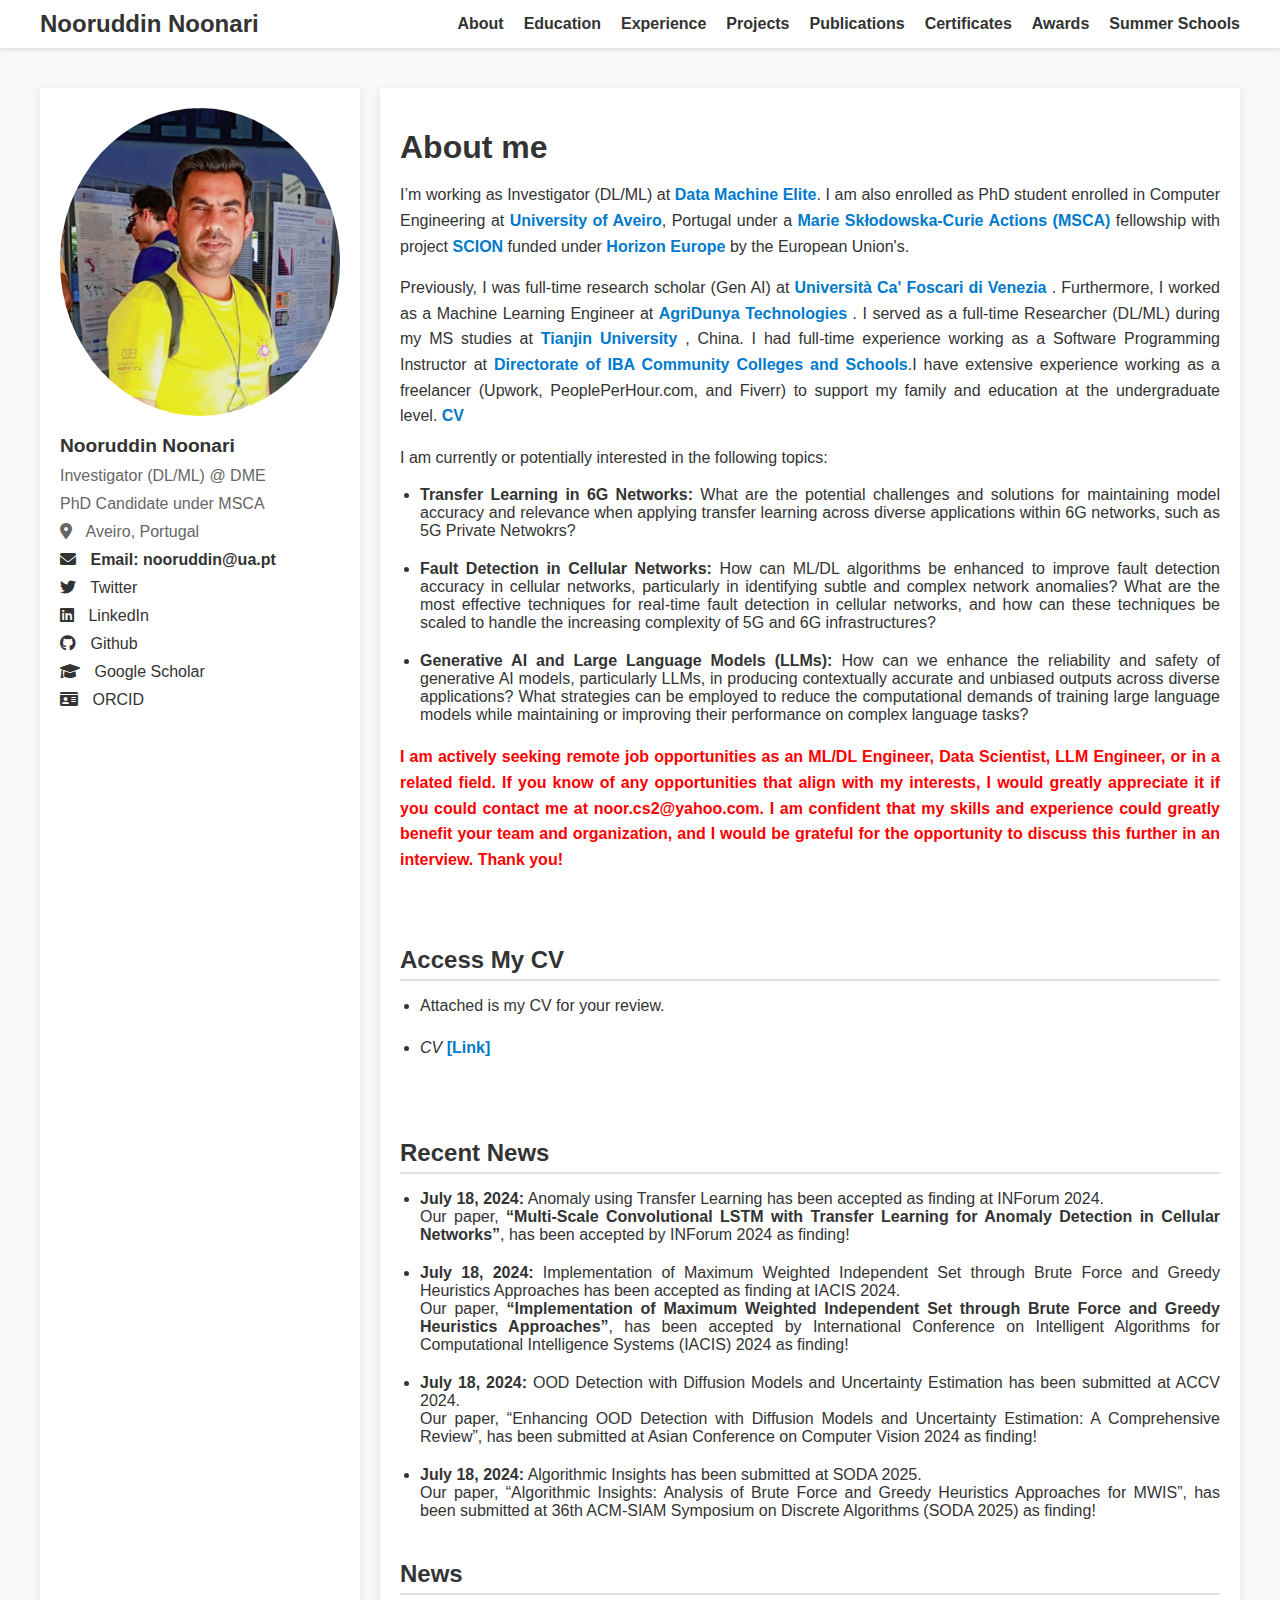
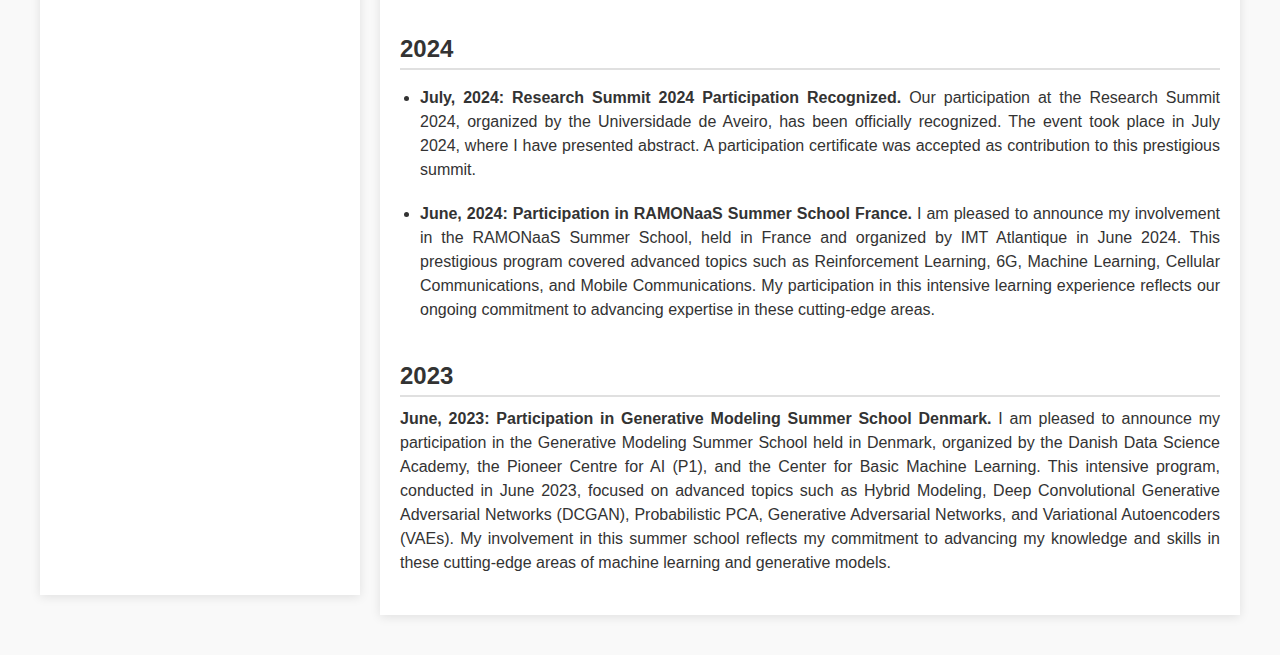
<file: index.html>
<!DOCTYPE html>
<html lang="en">
<head>
    <meta charset="UTF-8">
    <meta name="viewport" content="width=device-width, initial-scale=1.0">
    <title>Noor Uddin - CV</title>
    <link rel="stylesheet" href="styles.css">
    <link rel="stylesheet" href="https://cdnjs.cloudflare.com/ajax/libs/font-awesome/6.0.0-beta3/css/all.min.css">
    <!-- Google tag (gtag.js) -->
<script async src="https://www.googletagmanager.com/gtag/js?id=G-7C5QDDL87H"></script>
<script>
  window.dataLayer = window.dataLayer || [];
  function gtag(){dataLayer.push(arguments);}
  gtag('js', new Date());

  gtag('config', 'G-7C5QDDL87H');
</script>
</head>
<body>

    <header>
        <div class="header-container">
            <h1>Nooruddin Noonari</h1>
            <nav>
                <ul>
                    <li><a href="index.html">About</a></li>
                    <li><a href="edu.html">Education</a></li>
                    <li><a href="experience.html">Experience</a></li>
                    <li><a href="projects.html">Projects</a></li>
                    <li><a href="publications.html">Publications</a></li>
                    <li><a href="certificates.html">Certificates</a></li>
                    <li><a href="awards.html">Awards</a></li>
                    <li><a href="news.html">Summer Schools</a></li>
                </ul>
            </nav>
        </div>
    </header>

    <div class="container">
        <aside class="sidebar">
            <img src="imgs/pic.png" alt="Noor Uddin" class="profile-img">
            <h2>Nooruddin Noonari</h2>
            <p class="no-justify">Investigator (DL/ML) @ DME</p>
            <p class="no-justify">PhD Candidate under MSCA</p>
            <p><i class="fas fa-map-marker-alt icon"></i> Aveiro, Portugal</p>
            <a href=""><i class="fas fa-envelope icon"></i> <strong>Email: nooruddin@ua.pt</strong></a>
            <a href="https://x.com/noorcs39"><i class="fab fa-twitter icon" target="_blank"></i> Twitter</a>
            <a href="https://www.linkedin.com/in/noonari/"><i class="fab fa-linkedin icon" target="_blank"></i> LinkedIn</a>
            <a href="https://github.com/noorcs39"><i class="fab fa-github icon" target="_blank"></i> Github</a>
            <a href="https://scholar.google.com/citations?user=h5RrjHwAAAAJ&hl=en"><i class="fas fa-graduation-cap icon" target="_blank"></i> Google Scholar</a>
            <a href="https://orcid.org/0000-0002-3843-0415"><i class="fas fa-id-card icon" target="_blank"></i> ORCID</a>
        </aside>
        <div class="content">
            <section id="about"> 
                <h1>About me</h1>
                <p>I’m working as Investigator (DL/ML) at <a href="https://datamachineelite.com" class="highlight-link" target="_blank">Data Machine Elite</a>. I am also enrolled as PhD student enrolled in Computer Engineering at <a href="https://www.ua.pt/" class="highlight-link" target="_blank"> University of Aveiro</a>, Portugal under a <a href="https://marie-sklodowska-curie-actions.ec.europa.eu/" class="highlight-link" target="_blank">Marie Skłodowska-Curie Actions (MSCA)</a> fellowship with project <a href="https://scion.iyte.edu.tr/candidates" class="highlight-link" target="_blank">SCION </a> funded under <a href="https://research-and-innovation.ec.europa.eu/funding/funding-opportunities/funding-programmes-and-open-calls/horizon-europe_en" class="highlight-link" target="_blank"> Horizon Europe </a> by the European Union's.</p>                  
                <p>Previously, I was full-time research scholar (Gen AI) at <a href="https://www.unive.it/pag/13526" class="highlight-link" target="_blank">Università Ca'​ Foscari di Venezia </a>. Furthermore, I worked as a Machine Learning Engineer at <a href="https://www.linkedin.com/company/agridunya/?originalSubdomain=pk" class="highlight-link" target="_blank">AgriDunya Technologies </a>. I served as a full-time Researcher (DL/ML) during my MS studies at <a href="https://www.tju.edu.cn/english/index.htm" class="highlight-link" target="_blank">Tianjin University </a>, China. I had full-time experience working as a Software Programming Instructor at <a href="https://www.iba-suk.edu.pk/" class="highlight-link" target="_blank">Directorate of IBA Community Colleges and Schools</a>.I have extensive experience working as a freelancer (Upwork, PeoplePerHour.com, and Fiverr) to support my family and education at the undergraduate level. <a href="https://noorcs39.github.io/Nooruddin/Noor_CV.pdf" class="highlight-link" target="_blank">CV</a></p>
                <p>I am currently or potentially interested in the following topics:</p>
                <ul>
                    <li><strong>Transfer Learning in 6G Networks:</strong>  What are the potential challenges and solutions for maintaining model accuracy and relevance when applying transfer learning across diverse applications within 6G networks, such as 5G Private Netwokrs?</li>
                    <li><strong>Fault Detection in Cellular Networks:</strong> How can ML/DL algorithms be enhanced to improve fault detection accuracy in cellular networks, particularly in identifying subtle and complex network anomalies? What are the most effective techniques for real-time fault detection in cellular networks, and how can these techniques be scaled to handle the increasing complexity of 5G and 6G infrastructures?</li>
                    <li><strong>Generative AI and Large Language Models (LLMs):</strong> How can we enhance the reliability and safety of generative AI models, particularly LLMs, in producing contextually accurate and unbiased outputs across diverse applications? What strategies can be employed to reduce the computational demands of training large language models while maintaining or improving their performance on complex language tasks?</li>
                </ul>
                <p class="highlight">I am actively seeking remote job opportunities as an ML/DL Engineer, Data Scientist, LLM Engineer, or in a related field. If you know of any opportunities that align with my interests, I would greatly appreciate it if you could contact me at noor.cs2@yahoo.com. I am confident that my skills and experience could greatly benefit your team and organization, and I would be grateful for the opportunity to discuss this further in an interview. Thank you!</p>
            </section>
        </br>
            <section id="news">
                <h2>Access My CV</h2>
                <ul>
                    <li>
                    Attached is my CV for your review.
                    </li>
                    <li><p><em>CV</em> <a href="https://noorcs39.github.io/Nooruddin/Noor_CV.pdf" class="highlight-link" target="_blank">[Link]</a></p></li>
                </ul>
            </section>
        </br>
            <section id="news">
                <h2>Recent News</h2>
                <ul>
                    <li>
                        <strong>July 18, 2024:</strong> Anomaly using Transfer Learning has been accepted as finding at INForum 2024.<br>
                        Our paper, <strong>“Multi-Scale Convolutional LSTM with Transfer Learning for Anomaly Detection in Cellular Networks”</strong>, has been accepted by INForum 2024 as finding!
                    </li>

                    <li>
                        <strong>July 18, 2024:</strong> Implementation of Maximum Weighted Independent Set through Brute Force and Greedy Heuristics Approaches has been accepted as finding at IACIS 2024.<br>
                        Our paper, <strong>“Implementation of Maximum Weighted Independent Set through Brute Force and Greedy Heuristics Approaches”</strong>, has been accepted by International Conference on Intelligent Algorithms for Computational Intelligence Systems (IACIS) 2024 as finding!
                    </li>

                    <li>
                        <strong>July 18, 2024:</strong> OOD Detection with Diffusion Models and Uncertainty Estimation has been submitted at ACCV 2024.<br>
                        Our paper, </strong>“Enhancing OOD Detection with Diffusion Models and Uncertainty Estimation: A Comprehensive Review”</strong>, has been submitted at Asian Conference on Computer Vision 2024 as finding!
                    </li>
                    <li>
                        <strong>July 18, 2024:</strong> Algorithmic Insights has been submitted at SODA 2025.<br>
                        Our paper, </strong>“Algorithmic Insights: Analysis of Brute Force and Greedy Heuristics Approaches for MWIS”</strong>, has been submitted at  36th ACM-SIAM Symposium on Discrete Algorithms (SODA 2025)  as finding!
                    </li>
                </ul>
            </section>


            <section id="news">
                <h2>News</h2>
                       <h2>2024</h2>
                <div class="news-item">
                    <ul>
                <li>
                    <p><strong>July, 2024: Research Summit 2024 Participation Recognized. </strong> Our participation at the Research Summit 2024, organized by the Universidade de Aveiro, has been officially recognized. The event took place in July 2024, where I have presented abstract. A participation certificate was accepted as contribution to this prestigious summit.</p>
                     </li>
                <li>
                     <p><strong>June, 2024: Participation in RAMONaaS Summer School France.</strong> I am pleased to announce my involvement in the RAMONaaS Summer School, held in France and organized by IMT Atlantique in June 2024. This prestigious program covered advanced topics such as Reinforcement Learning, 6G, Machine Learning, Cellular Communications, and Mobile Communications. My participation in this intensive learning experience reflects our ongoing commitment to advancing expertise in these cutting-edge areas.                     </p>
                    </li>
                    </ul>

                </div>

                <h2>2023</h2>
                <div class="news-item">
                    <p><strong>June, 2023: Participation in Generative Modeling Summer School Denmark.</strong> I am pleased to announce my participation in the Generative Modeling Summer School held in Denmark, organized by the Danish Data Science Academy, the Pioneer Centre for AI (P1), and the Center for Basic Machine Learning. This intensive program, conducted in June 2023, focused on advanced topics such as Hybrid Modeling, Deep Convolutional Generative Adversarial Networks (DCGAN), Probabilistic PCA, Generative Adversarial Networks, and Variational Autoencoders (VAEs). My involvement in this summer school reflects my commitment to advancing my knowledge and skills in these cutting-edge areas of machine learning and generative models.</p>
                </div>
            </section>
            <!-- Add other sections like Publications, CV, etc. here -->
        </div>
    </div>

</body>
</html>
</file>
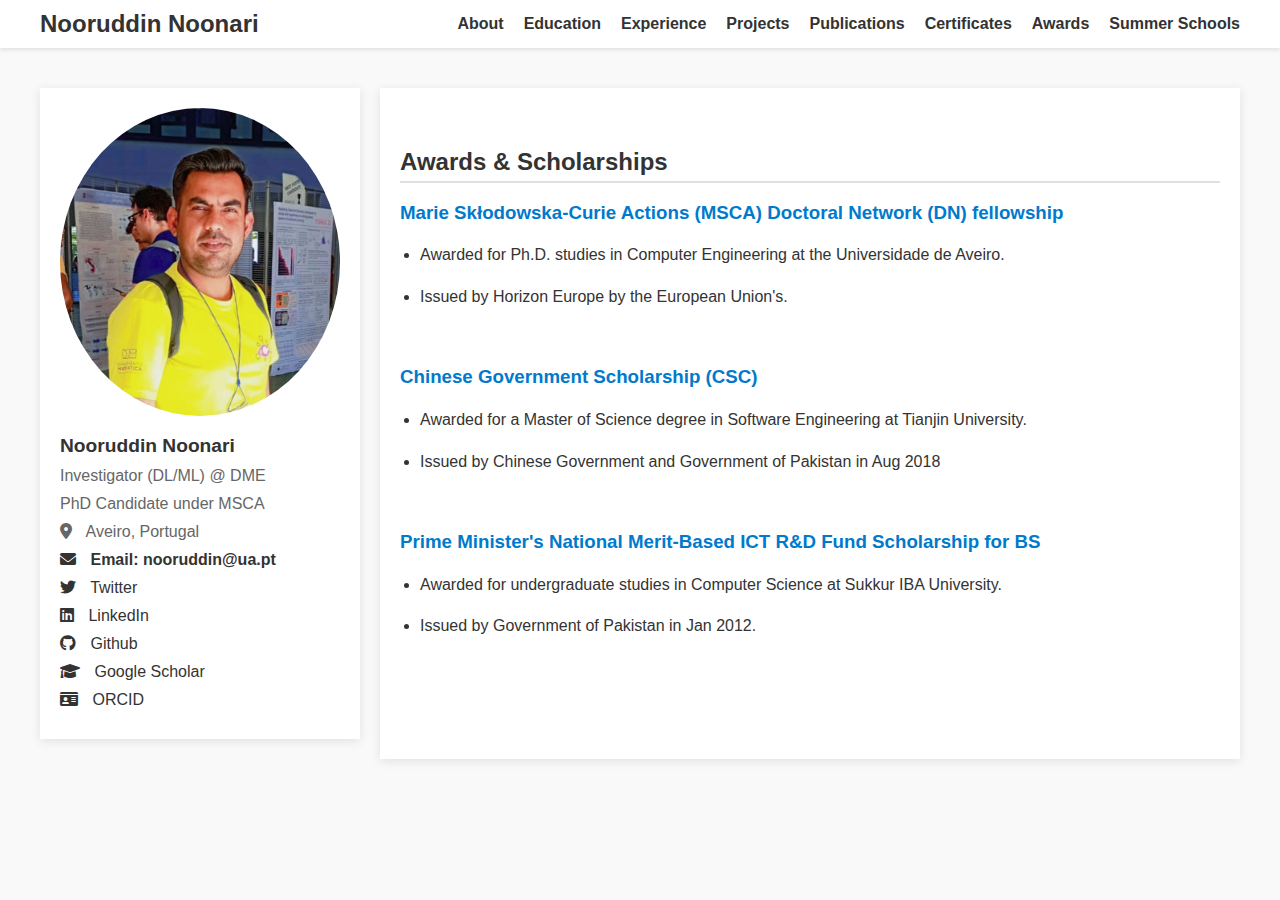
<file: awards.html>
<!DOCTYPE html>
<html lang="en">
<head>
    <meta charset="UTF-8">
    <meta name="viewport" content="width=device-width, initial-scale=1.0">
    <title>Noor Uddin - Awards & Scholarships</title>
    <link rel="stylesheet" href="styles.css">
    <link rel="stylesheet" href="https://cdnjs.cloudflare.com/ajax/libs/font-awesome/6.0.0-beta3/css/all.min.css">
    <!-- Google tag (gtag.js) -->
<script async src="https://www.googletagmanager.com/gtag/js?id=G-7C5QDDL87H"></script>
<script>
  window.dataLayer = window.dataLayer || [];
  function gtag(){dataLayer.push(arguments);}
  gtag('js', new Date());

  gtag('config', 'G-7C5QDDL87H');
</script>
    
</head>
<body>

    <header>
        <div class="header-container">
            <h1>Nooruddin Noonari</h1>
            <nav>
                <ul>
                    <li><a href="index.html">About</a></li>
                    <li><a href="edu.html">Education</a></li>
                    <li><a href="experience.html">Experience</a></li>
                    <li><a href="projects.html">Projects</a></li>
                    <li><a href="publications.html">Publications</a></li>
                    <li><a href="certificates.html">Certificates</a></li>
                    <li><a href="awards.html">Awards</a></li>
                    <li><a href="news.html">Summer Schools</a></li>
                </ul>
            </nav>
        </div>
    </header>

    <div class="container">
        <aside class="sidebar">
            <img src="imgs/pic.png" alt="Noor Uddin" class="profile-img">
            <h2>Nooruddin Noonari</h2>
            <p class="no-justify">Investigator (DL/ML) @ DME</p>
            <p class="no-justify">PhD Candidate under MSCA</p>
            <p><i class="fas fa-map-marker-alt icon"></i> Aveiro, Portugal</p>
            <a href=""><i class="fas fa-envelope icon"></i> <strong>Email: nooruddin@ua.pt</strong></a>
            <a href="https://x.com/noorcs39"><i class="fab fa-twitter icon" target="_blank"></i> Twitter</a>
            <a href="https://www.linkedin.com/in/noonari/"><i class="fab fa-linkedin icon" target="_blank"></i> LinkedIn</a>
            <a href="https://github.com/noorcs39"><i class="fab fa-github icon" target="_blank"></i> Github</a>
            <a href="https://scholar.google.com/citations?user=h5RrjHwAAAAJ&hl=en"><i class="fas fa-graduation-cap icon" target="_blank"></i> Google Scholar</a>
            <a href="https://orcid.org/0000-0002-3843-0415"><i class="fas fa-id-card icon" target="_blank"></i> ORCID</a>
        </aside>
        <div class="content">
            <section id="awards">

                <h2>Awards & Scholarships</h2>
                <div class="publication">
                    <h3><a href="https://marie-sklodowska-curie-actions.ec.europa.eu/" class="publication-title">Marie Skłodowska-Curie Actions (MSCA) Doctoral Network (DN) fellowship</a></h3>
                    <ul>
                        <li><p class="authors">Awarded for Ph.D. studies in Computer Engineering at the Universidade de Aveiro.</p></li>
                        <li><p class="authors">Issued by Horizon Europe by the European Union's.</p></li>
                    </ul>
                </br>
                <h3><a href="http://id.china-embassy.gov.cn/eng/sgdt/202402/t20240220_11247436.htm" class="publication-title">Chinese Government Scholarship (CSC)</a></h3>
                <ul>
                    <li><p class="authors">Awarded for a Master of Science degree in Software Engineering at Tianjin University.</p></li>
                    <li><p class="authors">Issued by Chinese Government and Government of Pakistan in Aug 2018</p></li>
                </ul>
            </br>
                <h3><a href="" class="publication-title">Prime Minister's National Merit-Based ICT R&D Fund Scholarship for BS</a></h3>
                <ul>
                    <li><p class="authors">Awarded for undergraduate studies in Computer Science at Sukkur IBA University.</p></li>
                    <li><p class="authors">Issued by Government of Pakistan in Jan 2012.</p></li>
                </ul>
                </div>
            </section>
        </div>
    </div>

</body>
</html>
</file>
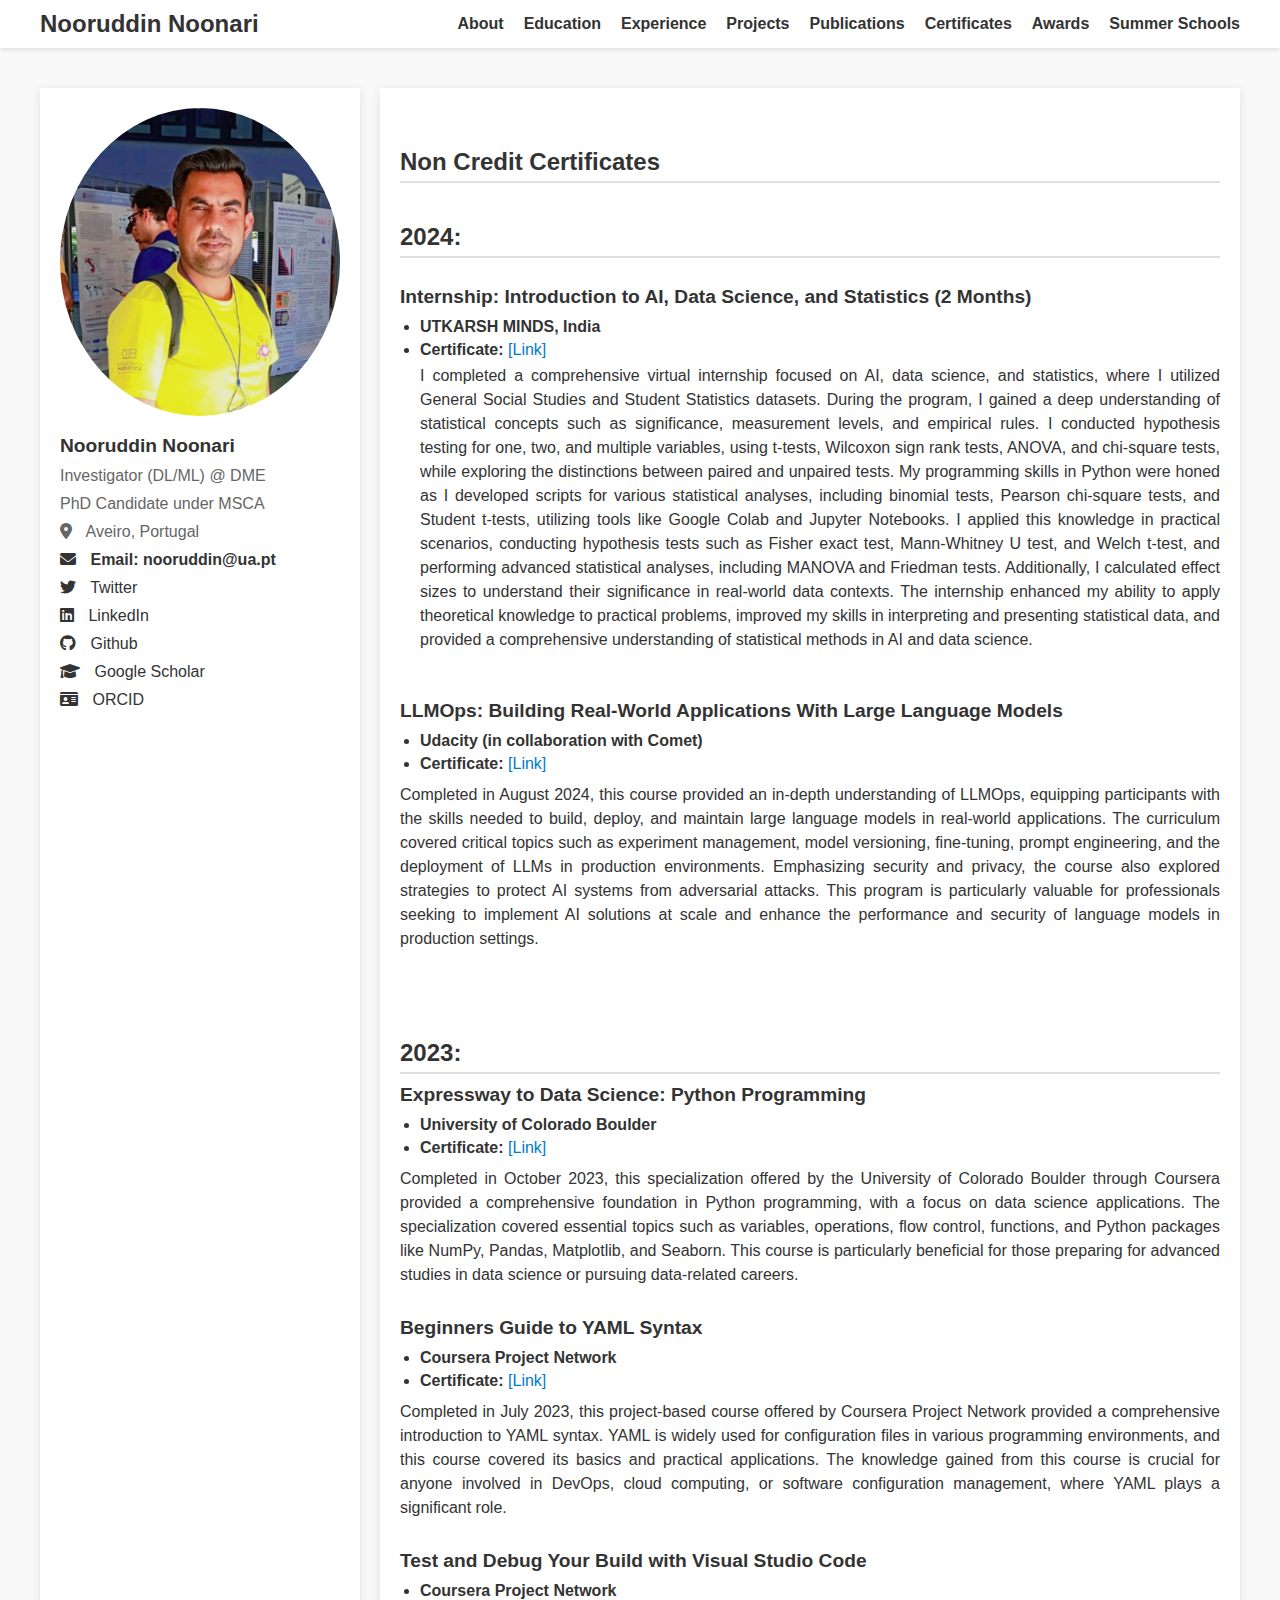
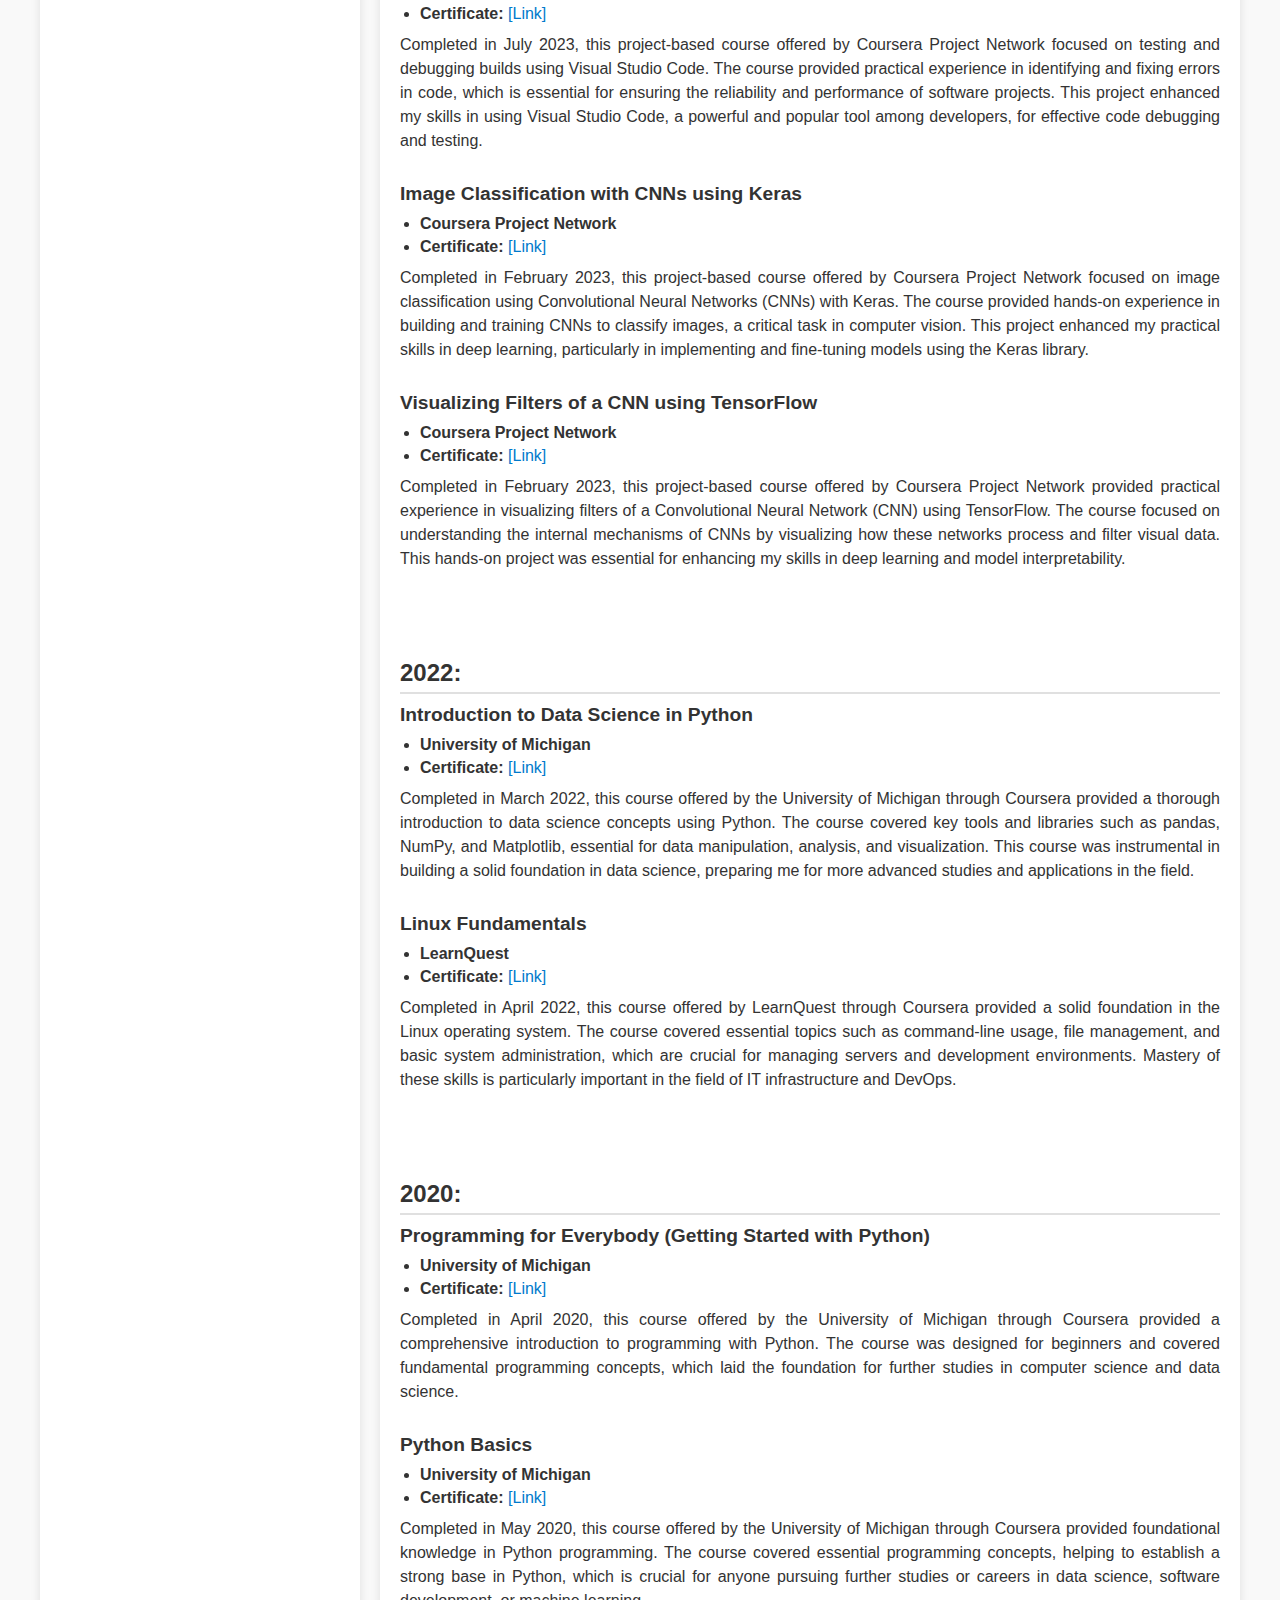
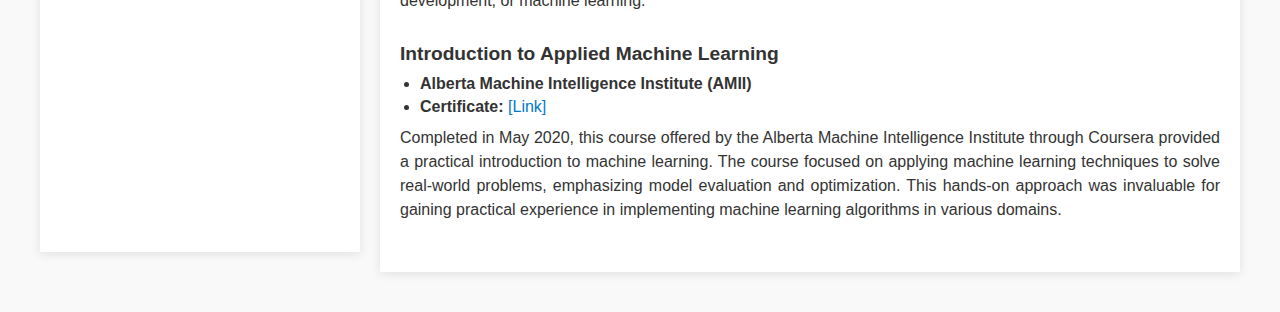
<file: certificates.html>
<!DOCTYPE html>
<html lang="en">
<head>
    <meta charset="UTF-8">
    <meta name="viewport" content="width=device-width, initial-scale=1.0">
    <title>Noor Uddin - Certificates</title>
    <link rel="stylesheet" href="styles.css">
    <link rel="stylesheet" href="https://cdnjs.cloudflare.com/ajax/libs/font-awesome/6.0.0-beta3/css/all.min.css">
    <!-- Google tag (gtag.js) -->
<script async src="https://www.googletagmanager.com/gtag/js?id=G-7C5QDDL87H"></script>
<script>
  window.dataLayer = window.dataLayer || [];
  function gtag(){dataLayer.push(arguments);}
  gtag('js', new Date());

  gtag('config', 'G-7C5QDDL87H');
</script>
</head>
<body>

    <header>
        <div class="header-container">
            <h1>Nooruddin Noonari</h1>
            <nav>
                <ul>
                    <li><a href="index.html">About</a></li>
                    <li><a href="edu.html">Education</a></li>
                    <li><a href="experience.html">Experience</a></li>
                    <li><a href="projects.html">Projects</a></li>
                    <li><a href="publications.html">Publications</a></li>
                    <li><a href="certificates.html">Certificates</a></li>
                    <li><a href="awards.html">Awards</a></li>
                    <li><a href="news.html">Summer Schools</a></li>
                </ul>
            </nav>
        </div>
    </header>

    <div class="container">
        <aside class="sidebar">
            <img src="imgs/pic.png" alt="Noor Uddin" class="profile-img">
            <h2>Nooruddin Noonari</h2>
            <p class="no-justify">Investigator (DL/ML) @ DME</p>
            <p class="no-justify">PhD Candidate under MSCA</p>
            <p><i class="fas fa-map-marker-alt icon"></i> Aveiro, Portugal</p>
            <a href=""><i class="fas fa-envelope icon"></i> <strong>Email: nooruddin@ua.pt</strong></a>
            <a href="https://x.com/noorcs39"><i class="fab fa-twitter icon" target="_blank"></i> Twitter</a>
            <a href="https://www.linkedin.com/in/noonari/"><i class="fab fa-linkedin icon" target="_blank"></i> LinkedIn</a>
            <a href="https://github.com/noorcs39"><i class="fab fa-github icon" target="_blank"></i> Github</a>
            <a href="https://scholar.google.com/citations?user=h5RrjHwAAAAJ&hl=en"><i class="fas fa-graduation-cap icon" target="_blank"></i> Google Scholar</a>
            <a href="https://orcid.org/0000-0002-3843-0415"><i class="fas fa-id-card icon" target="_blank"></i> ORCID</a>
        </aside>

        
        <div class="content">
            <section id="certificates">


                <h2><strong>Non Credit Certificates</strong></h2>
                 <h2>2024:</h2>
                <br>
                 <div class="certificate-item">
                    <h3>Internship: Introduction to AI, Data Science, and Statistics (2 Months)</h3>
                    <ul>
                        <li><strong>UTKARSH MINDS, India</strong></li>
                        <li><strong>Certificate: </strong><a href="https://internships.utkarshminds.com/verify-certificate?serialno=FYIWNZCK">[Link]</a></li>
                        <p>
I completed a comprehensive virtual internship focused on AI, data science, and statistics, where I utilized General Social Studies and Student Statistics datasets. During the program, I gained a deep understanding of statistical concepts such as significance, measurement levels, and empirical rules. I conducted hypothesis testing for one, two, and multiple variables, using t-tests, Wilcoxon sign rank tests, ANOVA, and chi-square tests, while exploring the distinctions between paired and unpaired tests. My programming skills in Python were honed as I developed scripts for various statistical analyses, including binomial tests, Pearson chi-square tests, and Student t-tests, utilizing tools like Google Colab and Jupyter Notebooks. I applied this knowledge in practical scenarios, conducting hypothesis tests such as Fisher exact test, Mann-Whitney U test, and Welch t-test, and performing advanced statistical analyses, including MANOVA and Friedman tests. Additionally, I calculated effect sizes to understand their significance in real-world data contexts. The internship enhanced my ability to apply theoretical knowledge to practical problems, improved my skills in interpreting and presenting statistical data, and provided a comprehensive understanding of statistical methods in AI and data science.</p>

                    </ul>            </div>
                <br>
                <div class="certificate-item">
                    <h3>LLMOps: Building Real-World Applications With Large Language Models</h3>
                    <ul>
                        <li><strong>Udacity (in collaboration with Comet)</strong></li>
                        <li><strong>Certificate: </strong><a href="confirm.udacity.com/e/9ca1f7d2-5b46-11ef-a80f-f35e850819f1">[Link]</a></li>
                    </ul>
                    <p>Completed in August 2024, this course provided an in-depth understanding of LLMOps, equipping participants with the skills needed to build, deploy, and maintain large language models in real-world applications. The curriculum covered critical topics such as experiment management, model versioning, fine-tuning, prompt engineering, and the deployment of LLMs in production environments. Emphasizing security and privacy, the course also explored strategies to protect AI systems from adversarial attacks. This program is particularly valuable for professionals seeking to implement AI solutions at scale and enhance the performance and security of language models in production settings.</p>
                </div>
                <br>
                <h2>2023:</h2>
                <div class="certificate-item">
                    <h3>Expressway to Data Science: Python Programming</h3>
                    <ul>
                        <li><strong>University of Colorado Boulder</strong></li>
                        <li><strong>Certificate: </strong><a href="https://coursera.org/share/4c6450d2d69039a079264d1d941a268c">[Link]</a></li>
                    </ul>
                    <p>Completed in October 2023, this specialization offered by the University of Colorado Boulder through Coursera provided a comprehensive foundation in Python programming, with a focus on data science applications. The specialization covered essential topics such as variables, operations, flow control, functions, and Python packages like NumPy, Pandas, Matplotlib, and Seaborn. This course is particularly beneficial for those preparing for advanced studies in data science or pursuing data-related careers.</p>
                </div>

                <div class="certificate-item">
                    <h3>Beginners Guide to YAML Syntax</h3>
                    <ul>
                        <li><strong>Coursera Project Network</strong></li>
                        <li><strong>Certificate: </strong><a href="https://coursera.org/share/0efc49660ef9c8f2b18fb7ec76c4a44f">[Link]</a></li>
                    </ul>
                    <p>Completed in July 2023, this project-based course offered by Coursera Project Network provided a comprehensive introduction to YAML syntax. YAML is widely used for configuration files in various programming environments, and this course covered its basics and practical applications. The knowledge gained from this course is crucial for anyone involved in DevOps, cloud computing, or software configuration management, where YAML plays a significant role.</p>
                </div>


                <div class="certificate-item">
                    <h3>Test and Debug Your Build with Visual Studio Code</h3>
                    <ul>
                        <li><strong>Coursera Project Network</strong></li>
                        <li><strong>Certificate: </strong><a href="https://coursera.org/share/726f4e40f1a8be109b810bff6c0f04d3">[Link]</a></li>
                    </ul>
                    <p>Completed in July 2023, this project-based course offered by Coursera Project Network focused on testing and debugging builds using Visual Studio Code. The course provided practical experience in identifying and fixing errors in code, which is essential for ensuring the reliability and performance of software projects. This project enhanced my skills in using Visual Studio Code, a powerful and popular tool among developers, for effective code debugging and testing.</p>
                </div>

                <div class="certificate-item">
                    <h3>Image Classification with CNNs using Keras</h3>
                    <ul>
                        <li><strong>Coursera Project Network</strong></li>
                        <li><strong>Certificate: </strong><a href="https://coursera.org/share/844ee0ca1f03cf42d8e9726e50fe5383">[Link]</a></li>
                    </ul>
                    <p>Completed in February 2023, this project-based course offered by Coursera Project Network focused on image classification using Convolutional Neural Networks (CNNs) with Keras. The course provided hands-on experience in building and training CNNs to classify images, a critical task in computer vision. This project enhanced my practical skills in deep learning, particularly in implementing and fine-tuning models using the Keras library.</p>
                </div>


                <div class="certificate-item">
                    <h3>Visualizing Filters of a CNN using TensorFlow</h3>
                    <ul>
                        <li><strong>Coursera Project Network</strong></li>
                        <li><strong>Certificate: </strong><a href="https://coursera.org/share/7b83fa578238f2713801f868ee639bbc">[Link]</a></li>
                    </ul>
                    <p>Completed in February 2023, this project-based course offered by Coursera Project Network provided practical experience in visualizing filters of a Convolutional Neural Network (CNN) using TensorFlow. The course focused on understanding the internal mechanisms of CNNs by visualizing how these networks process and filter visual data. This hands-on project was essential for enhancing my skills in deep learning and model interpretability.</p>
                </div>

                <br>

                <h2>2022:</h2>
                <div class="certificate-item">
                    <h3>Introduction to Data Science in Python</h3>
                    <ul>
                        <li><strong>University of Michigan</strong></li>
                        <li><strong>Certificate: </strong><a href="https://coursera.org/share/fef1f77adb988f2c81a9b70063e863b6">[Link]</a></li>
                    </ul>
                    <p>Completed in March 2022, this course offered by the University of Michigan through Coursera provided a thorough introduction to data science concepts using Python. The course covered key tools and libraries such as pandas, NumPy, and Matplotlib, essential for data manipulation, analysis, and visualization. This course was instrumental in building a solid foundation in data science, preparing me for more advanced studies and applications in the field.</p>
                </div>
                <div class="certificate-item">
                    <h3>Linux Fundamentals</h3>
                    <ul>
                        <li><strong>LearnQuest</strong></li>
                        <li><strong>Certificate: </strong><a href="https://coursera.org/share/fef1f77adb988f2c81a9b70063e863b6">[Link]</a></li>
                    </ul>
                    <p>Completed in April 2022, this course offered by LearnQuest through Coursera provided a solid foundation in the Linux operating system. The course covered essential topics such as command-line usage, file management, and basic system administration, which are crucial for managing servers and development environments. Mastery of these skills is particularly important in the field of IT infrastructure and DevOps.</p>
                </div>
             
             <br>






             
                <h2>2020:</h2>
                <div class="certificate-item">
                    <h3>Programming for Everybody (Getting Started with Python)</h3>
                    <ul>
                        <li><strong>University of Michigan</strong></li>
                        <li><strong>Certificate: </strong><a href="https://coursera.org/share/79fbdf07bb6248723c0bdeefe5920d28">[Link]</a></li>
                    </ul>
                    <p>Completed in April 2020, this course offered by the University of Michigan through Coursera provided a comprehensive introduction to programming with Python. The course was designed for beginners and covered fundamental programming concepts, which laid the foundation for further studies in computer science and data science.</p>
                </div>
             
                <div class="certificate-item">
                    <h3>Python Basics</h3>
                    <ul> 
                        <li><strong>University of Michigan</strong></li>
                        <li><strong>Certificate: </strong><a href="https://coursera.org/share/5b02e9318d5f5aa23372fa68896596f8">[Link]</a></li>
                    </ul>
                    <p>Completed in May 2020, this course offered by the University of Michigan through Coursera provided foundational knowledge in Python programming. The course covered essential programming concepts, helping to establish a strong base in Python, which is crucial for anyone pursuing further studies or careers in data science, software development, or machine learning.</p>
                </div>
                <div class="certificate-item">
                    <h3>Introduction to Applied Machine Learning</h3>
                    <ul> 
                        <li><strong>Alberta Machine Intelligence Institute (AMII)</strong></li>
                        <li><strong>Certificate: </strong><a href="https://coursera.org/share/5d6e9a3b3cb8f5592556ddf3e2c6f3a0">[Link]</a></li>
                    </ul>
                    <p>Completed in May 2020, this course offered by the Alberta Machine Intelligence Institute through Coursera provided a practical introduction to machine learning. The course focused on applying machine learning techniques to solve real-world problems, emphasizing model evaluation and optimization. This hands-on approach was invaluable for gaining practical experience in implementing machine learning algorithms in various domains.</p>
                </div>

                
               
                <!-- Add more certificates below as needed -->

            </section>
        </div>
    </div>

</body>
</html>
</file>
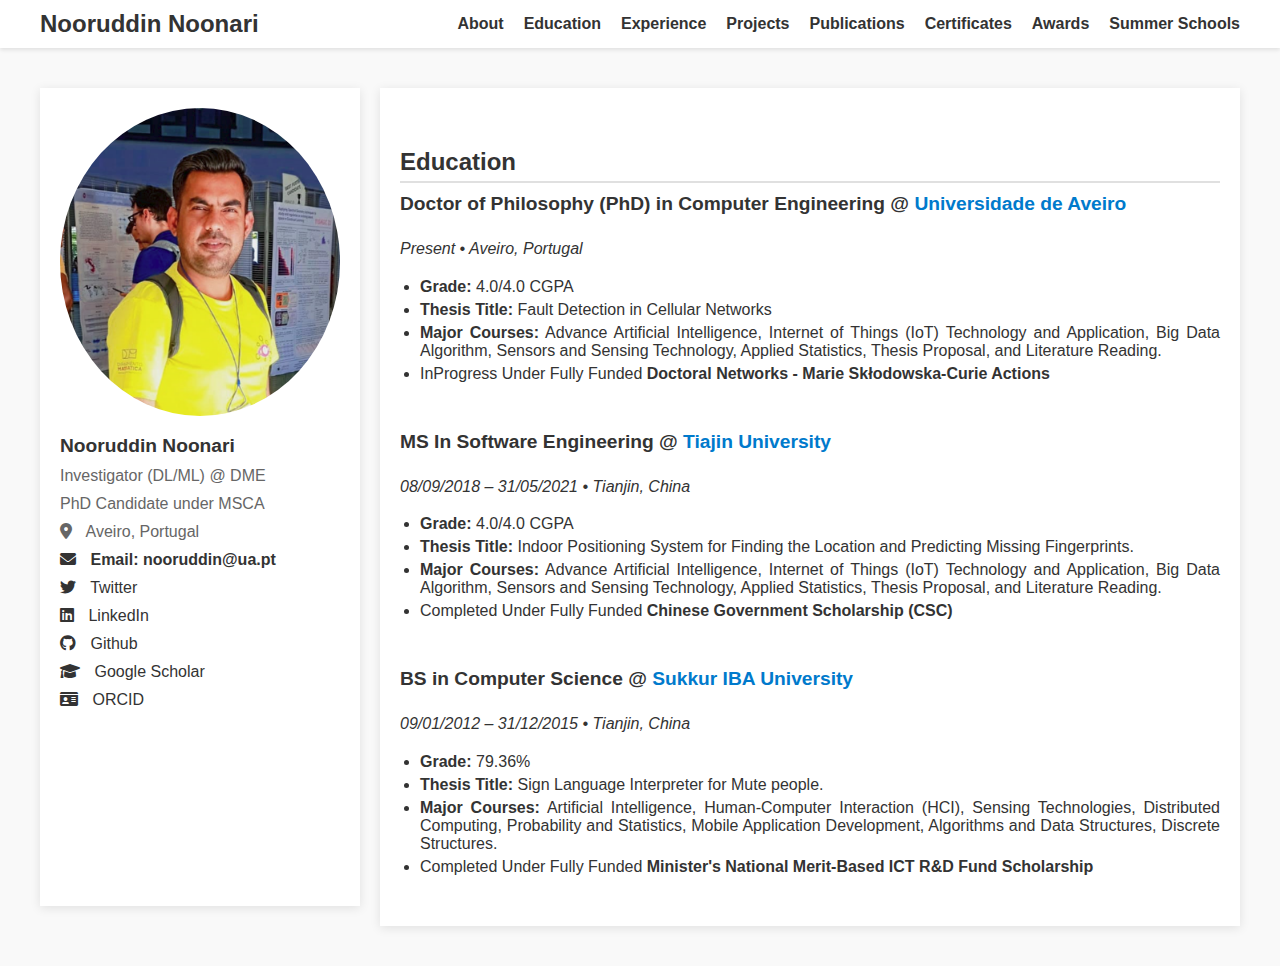
<file: edu.html>
<!DOCTYPE html>
<html lang="en">
<head>
    <meta charset="UTF-8">
    <meta name="viewport" content="width=device-width, initial-scale=1.0">
    <title>Noor Uddin - Education</title>
    <link rel="stylesheet" href="styles.css">
    <link rel="stylesheet" href="https://cdnjs.cloudflare.com/ajax/libs/font-awesome/6.0.0-beta3/css/all.min.css">
    <!-- Google tag (gtag.js) -->
<script async src="https://www.googletagmanager.com/gtag/js?id=G-7C5QDDL87H"></script>
<script>
  window.dataLayer = window.dataLayer || [];
  function gtag(){dataLayer.push(arguments);}
  gtag('js', new Date());

  gtag('config', 'G-7C5QDDL87H');
</script>
</head>
<body>

    <header>
        <div class="header-container">
            <h1>Nooruddin Noonari</h1>
            <nav>
                <ul>
                    <li><a href="index.html">About</a></li>
                    <li><a href="edu.html">Education</a></li>
                    <li><a href="experience.html">Experience</a></li>
                    <li><a href="projects.html">Projects</a></li>
                    <li><a href="publications.html">Publications</a></li>
                    <li><a href="certificates.html">Certificates</a></li>
                    <li><a href="awards.html">Awards</a></li>
                    <li><a href="news.html">Summer Schools</a></li>
                </ul>
            </nav>
        </div>
    </header>

    <div class="container">
        <aside class="sidebar">
            <img src="imgs/pic.png" alt="Noor Uddin" class="profile-img">
            <h2>Nooruddin Noonari</h2>
            <p class="no-justify">Investigator (DL/ML) @ DME</p>
            <p class="no-justify">PhD Candidate under MSCA</p>
            <p><i class="fas fa-map-marker-alt icon"></i> Aveiro, Portugal</p>
            <a href=""><i class="fas fa-envelope icon"></i> <strong>Email: nooruddin@ua.pt</strong></a>
            <a href="https://x.com/noorcs39"><i class="fab fa-twitter icon" target="_blank"></i> Twitter</a>
            <a href="https://www.linkedin.com/in/noonari/"><i class="fab fa-linkedin icon" target="_blank"></i> LinkedIn</a>
            <a href="https://github.com/noorcs39"><i class="fab fa-github icon" target="_blank"></i> Github</a>
            <a href="https://scholar.google.com/citations?user=h5RrjHwAAAAJ&hl=en"><i class="fas fa-graduation-cap icon" target="_blank"></i> Google Scholar</a>
            <a href="https://orcid.org/0000-0002-3843-0415"><i class="fas fa-id-card icon" target="_blank"></i> ORCID</a>
        </aside>
        <div class="content">
            <section id="summer-schools">
                <h2><strong>Education</strong></h2>
                <div class="experience-item">
                    <h3><strong>Doctor of Philosophy (PhD) in Computer Engineering</strong> @ <a href="https://www.ua.pt/" class="highlight-link" target="_blank">Universidade de Aveiro</a></h3>
                    <p class="experience-details"><em>Present • Aveiro, Portugal</em></p>
                    <ul>
                        <li><strong>Grade:</strong> 4.0/4.0 CGPA</li>
                        <li><strong>Thesis Title:</strong> Fault Detection in Cellular Networks</li>
                        <li><strong>Major Courses:</strong> Advance Artificial Intelligence, Internet of Things (IoT) Technology and Application, Big Data Algorithm, Sensors and Sensing Technology, Applied Statistics, Thesis Proposal, and Literature Reading.</li>                         
                        <li>InProgress Under Fully Funded <strong>Doctoral Networks - Marie Skłodowska-Curie Actions</strong></li>
                    </ul>
                </div>
                <br>
                <div class="experience-item">
                    <h3><strong>MS In Software Engineering</strong> @ <a href="https://www.tju.edu.cn/english/index.htm" class="highlight-link" target="_blank">Tiajin University</a></h3>
                    <p class="experience-details"><em> 08/09/2018 – 31/05/2021 • Tianjin, China</em></p>
                    <ul>
                        <li><strong>Grade:</strong> 4.0/4.0 CGPA</li>
                        <li><strong>Thesis Title:</strong> Indoor Positioning System for Finding the Location and Predicting Missing Fingerprints.</li>
                        <li><strong>Major Courses:</strong> Advance Artificial Intelligence, Internet of Things (IoT) Technology and Application, Big Data Algorithm, Sensors and Sensing Technology, Applied Statistics, Thesis Proposal, and Literature Reading.</li>                         
                        <li>Completed Under Fully Funded <strong>Chinese Government Scholarship (CSC)</strong></li>
                    </ul>
                </div>
                <br>
                <div class="experience-item">
                    <h3><strong>BS in Computer Science</strong> @ <a href="https://www.iba-suk.edu.pk/admissions/announcements" class="highlight-link" target="_blank">Sukkur IBA University</a></h3>
                    <p class="experience-details"><em> 09/01/2012 – 31/12/2015 • Tianjin, China</em></p>
                    <ul>
                        <li><strong>Grade:</strong> 79.36%</li>
                        <li><strong>Thesis Title:</strong> Sign Language Interpreter for Mute people.</li>
                        <li><strong>Major Courses:</strong> Artificial Intelligence, Human-Computer Interaction (HCI), Sensing Technologies, Distributed Computing, Probability and Statistics, Mobile Application Development, Algorithms and Data Structures, Discrete Structures.</li>                         
                        <li>Completed Under Fully Funded <strong>Minister's National Merit-Based ICT R&D Fund Scholarship</strong></li>
                    </ul>
                </div>

                <!-- Add more summer schools as needed -->

            </section>
        </div>
    </div>

</body>
</html>
</file>
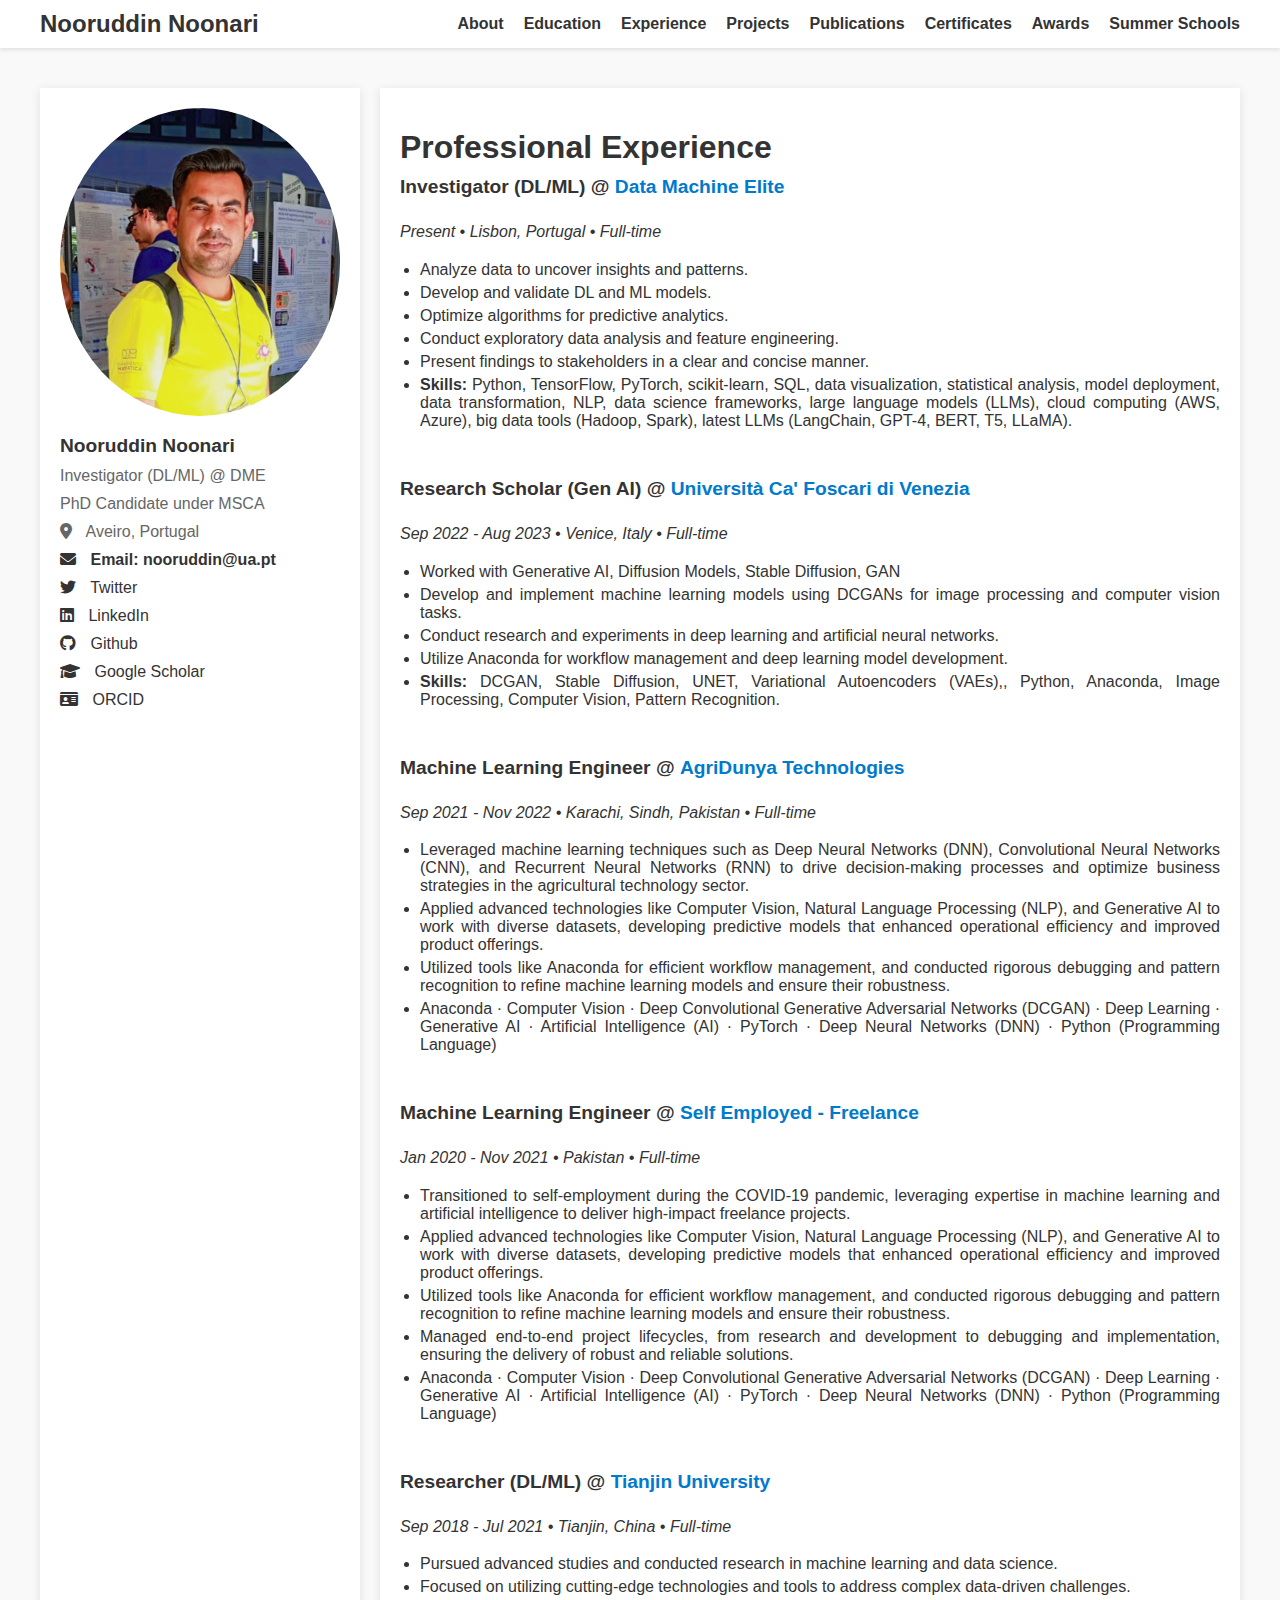
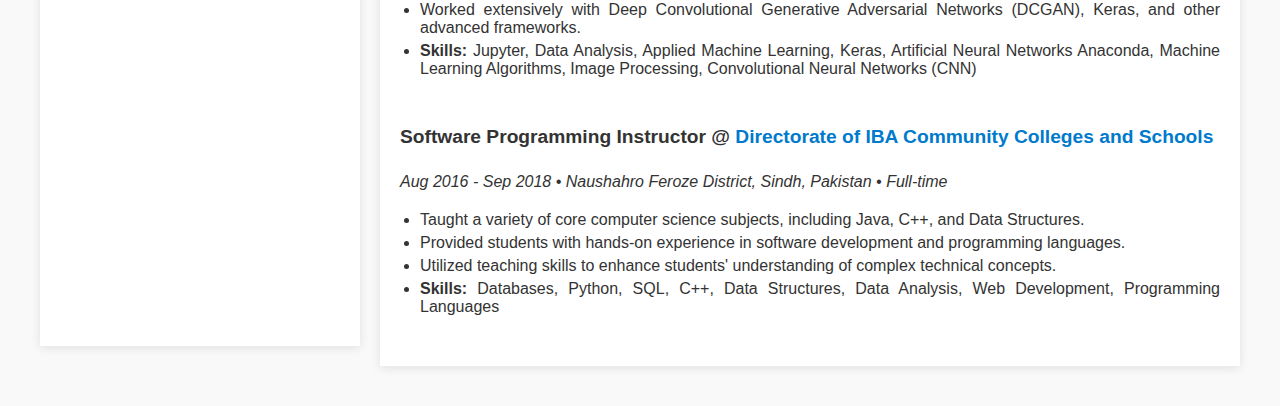
<file: experience.html>
<!DOCTYPE html>
<html lang="en">
<head>
    <meta charset="UTF-8">
    <meta name="viewport" content="width=device-width, initial-scale=1.0">
    <title>Noor Uddin - Experience</title>
    <link rel="stylesheet" href="styles.css">
    <link rel="stylesheet" href="https://cdnjs.cloudflare.com/ajax/libs/font-awesome/6.0.0-beta3/css/all.min.css">
    <!-- Google tag (gtag.js) -->
<script async src="https://www.googletagmanager.com/gtag/js?id=G-7C5QDDL87H"></script>
<script>
  window.dataLayer = window.dataLayer || [];
  function gtag(){dataLayer.push(arguments);}
  gtag('js', new Date());

  gtag('config', 'G-7C5QDDL87H');
</script>
</head>
<body>

    <header>
        <div class="header-container">
            <h1>Nooruddin Noonari</h1>
            <nav>
                <ul>
                    <li><a href="index.html">About</a></li>
                    <li><a href="edu.html">Education</a></li>
                    <li><a href="experience.html">Experience</a></li>
                    <li><a href="projects.html">Projects</a></li>
                    <li><a href="publications.html">Publications</a></li>
                    <li><a href="certificates.html">Certificates</a></li>
                    <li><a href="awards.html">Awards</a></li>
                    <li><a href="news.html">Summer Schools</a></li>
                </ul>
            </nav>
        </div>
    </header>

    <div class="container">
        <aside class="sidebar">
            <img src="imgs/pic.png" alt="Noor Uddin" class="profile-img">
            <h2>Nooruddin Noonari</h2>
            <p class="no-justify">Investigator (DL/ML) @ DME</p>
            <p class="no-justify">PhD Candidate under MSCA</p>
            <p><i class="fas fa-map-marker-alt icon"></i> Aveiro, Portugal</p>
            <a href=""><i class="fas fa-envelope icon"></i> <strong>Email: nooruddin@ua.pt</strong></a>
            <a href="https://x.com/noorcs39"><i class="fab fa-twitter icon" target="_blank"></i> Twitter</a>
            <a href="https://www.linkedin.com/in/noonari/"><i class="fab fa-linkedin icon" target="_blank"></i> LinkedIn</a>
            <a href="https://github.com/noorcs39"><i class="fab fa-github icon" target="_blank"></i> Github</a>
            <a href="https://scholar.google.com/citations?user=h5RrjHwAAAAJ&hl=en"><i class="fas fa-graduation-cap icon" target="_blank"></i> Google Scholar</a>
            <a href="https://orcid.org/0000-0002-3843-0415"><i class="fas fa-id-card icon" target="_blank"></i> ORCID</a>
        </aside>
        <div class="content">
            <section id="experience">
                <h1>Professional Experience</h1>

                <div class="experience-item">
                    <h3><strong>Investigator (DL/ML)</strong> @ <a href="https://datamachineelite.com" class="highlight-link" target="_blank">Data Machine Elite</a></h3>
                    <p class="experience-details"><em> Present • Lisbon, Portugal • Full-time</em></p>
                    <ul>
                        <li>Analyze data to uncover insights and patterns.</li>
                        <li>Develop and validate DL and ML models.</li>
                        <li>Optimize algorithms for predictive analytics.</li>
                        <li>Conduct exploratory data analysis and feature engineering.</li>
                        <li>Present findings to stakeholders in a clear and concise manner.</li>
                        <li><Strong>Skills:</Strong> Python, TensorFlow, PyTorch, scikit-learn, SQL, data visualization, statistical analysis, model deployment, data transformation, NLP, data science frameworks, large language models (LLMs), cloud computing (AWS, Azure), big data tools (Hadoop, Spark), latest LLMs (LangChain, GPT-4, BERT, T5, LLaMA).</li>
                        
                    </ul>
                </div>
                <br>
                <div class="experience-item">
                    <h3><strong>Research Scholar (Gen AI)</strong> @ <a href="https://www.unive.it/pag/13526" class="highlight-link" target="_blank">Università Ca'​ Foscari di Venezia </a></h3>
                    <p class="experience-details"><em>Sep 2022 - Aug 2023 • Venice, Italy • Full-time</em></p>
                    <ul>
                        <li>Worked with Generative AI, Diffusion Models, Stable Diffusion, GAN</li>
                        <li>Develop and implement machine learning models using DCGANs for image processing and computer vision tasks.</li>
                        <li>Conduct research and experiments in deep learning and artificial neural networks.</li>
                        <li>Utilize Anaconda for workflow management and deep learning model development.</li>
                        <li><Strong>Skills:</Strong> DCGAN, Stable Diffusion, UNET, Variational Autoencoders (VAEs),, Python, Anaconda, Image Processing, Computer Vision, Pattern Recognition.</li>

                    </ul>
                </div>
            <br>
                <div class="experience-item">
                    <h3><strong>Machine Learning Engineer</strong> @ <a href="https://www.linkedin.com/company/agridunya/?originalSubdomain=pk" class="highlight-link" target="_blank">AgriDunya Technologies </a></h3>
                    <p class="experience-details"><em>Sep 2021 - Nov 2022 • Karachi, Sindh, Pakistan • Full-time</em></p>
                    <ul>
                        <li>Leveraged machine learning techniques such as Deep Neural Networks (DNN), Convolutional Neural Networks (CNN), and Recurrent Neural Networks (RNN) to drive decision-making processes and optimize business strategies in the agricultural technology sector.</li>
                        <li>Applied advanced technologies like Computer Vision, Natural Language Processing (NLP), and Generative AI to work with diverse datasets, developing predictive models that enhanced operational efficiency and improved product offerings.</li>
                        <li>Utilized tools like Anaconda for efficient workflow management, and conducted rigorous debugging and pattern recognition to refine machine learning models and ensure their robustness.</li>
                        <li> Anaconda · Computer Vision · Deep Convolutional Generative Adversarial Networks (DCGAN) · Deep Learning · Generative AI · Artificial Intelligence (AI) · PyTorch · Deep Neural Networks (DNN) · Python (Programming Language)</li>
                    </ul>
                </div>
                                                <br> 

                 <div class="experience-item">
                    <h3><strong>Machine Learning Engineer</strong> @ <a href="" class="highlight-link" target="_blank">Self Employed - Freelance</a></h3>
                    <p class="experience-details"><em>Jan 2020 - Nov 2021 •  Pakistan • Full-time</em></p>
                    <ul>
                        <li>Transitioned to self-employment during the COVID-19 pandemic, leveraging expertise in machine learning and artificial intelligence to deliver high-impact freelance projects.</li>
                        <li>Applied advanced technologies like Computer Vision, Natural Language Processing (NLP), and Generative AI to work with diverse datasets, developing predictive models that enhanced operational efficiency and improved product offerings.</li>
                        <li>Utilized tools like Anaconda for efficient workflow management, and conducted rigorous debugging and pattern recognition to refine machine learning models and ensure their robustness.</li>
                        <li> Managed end-to-end project lifecycles, from research and development to debugging and implementation, ensuring the delivery of robust and reliable solutions. </li>
                        <li> Anaconda · Computer Vision · Deep Convolutional Generative Adversarial Networks (DCGAN) · Deep Learning · Generative AI · Artificial Intelligence (AI) · PyTorch · Deep Neural Networks (DNN) · Python (Programming Language)</li>
                    </ul>
                </div>

                <br> 
                <div class="experience-item">
                    <h3><strong>Researcher (DL/ML)</strong> @ <a href="https://www.tju.edu.cn/english/index.htm" class="highlight-link" target="_blank">Tianjin University </a></h3>
                    <p class="experience-details"><em>Sep 2018 - Jul 2021 • Tianjin, China • Full-time</em></p>
                    <ul>
                        <li>Pursued advanced studies and conducted research in machine learning and data science.</li>
                        <li>Focused on utilizing cutting-edge technologies and tools to address complex data-driven challenges.</li>
                        <li>Worked extensively with Deep Convolutional Generative Adversarial Networks (DCGAN), Keras, and other advanced frameworks.</li>
                        <li><Strong>Skills:</Strong> Jupyter, Data Analysis, Applied Machine Learning, Keras, Artificial Neural Networks Anaconda, Machine Learning Algorithms, Image Processing, Convolutional Neural Networks (CNN)</li>
                    </ul>
                </div>
                <br>
                <div class="experience-item">
                    <h3><strong>Software Programming Instructor</strong> @ <a href="https://www.iba-suk.edu.pk/" class="highlight-link" target="_blank">Directorate of IBA Community Colleges and Schools</a></h3>
                    <p class="experience-details"><em>Aug 2016 - Sep 2018 • Naushahro Feroze District, Sindh, Pakistan • Full-time</em></p>
                    <ul>
                        <li>Taught a variety of core computer science subjects, including Java, C++, and Data Structures.</li>
                        <li>Provided students with hands-on experience in software development and programming languages.</li>
                        <li>Utilized teaching skills to enhance students' understanding of complex technical concepts.</li>
                        <li><Strong>Skills:</Strong>  Databases, Python, SQL, C++, Data Structures, Data Analysis, Web Development, Programming Languages</li>
                    </ul>
                </div>
                <!-- Add more experiences as needed -->
            </section>
        </div>
    </div>

</body>
</html>
</file>
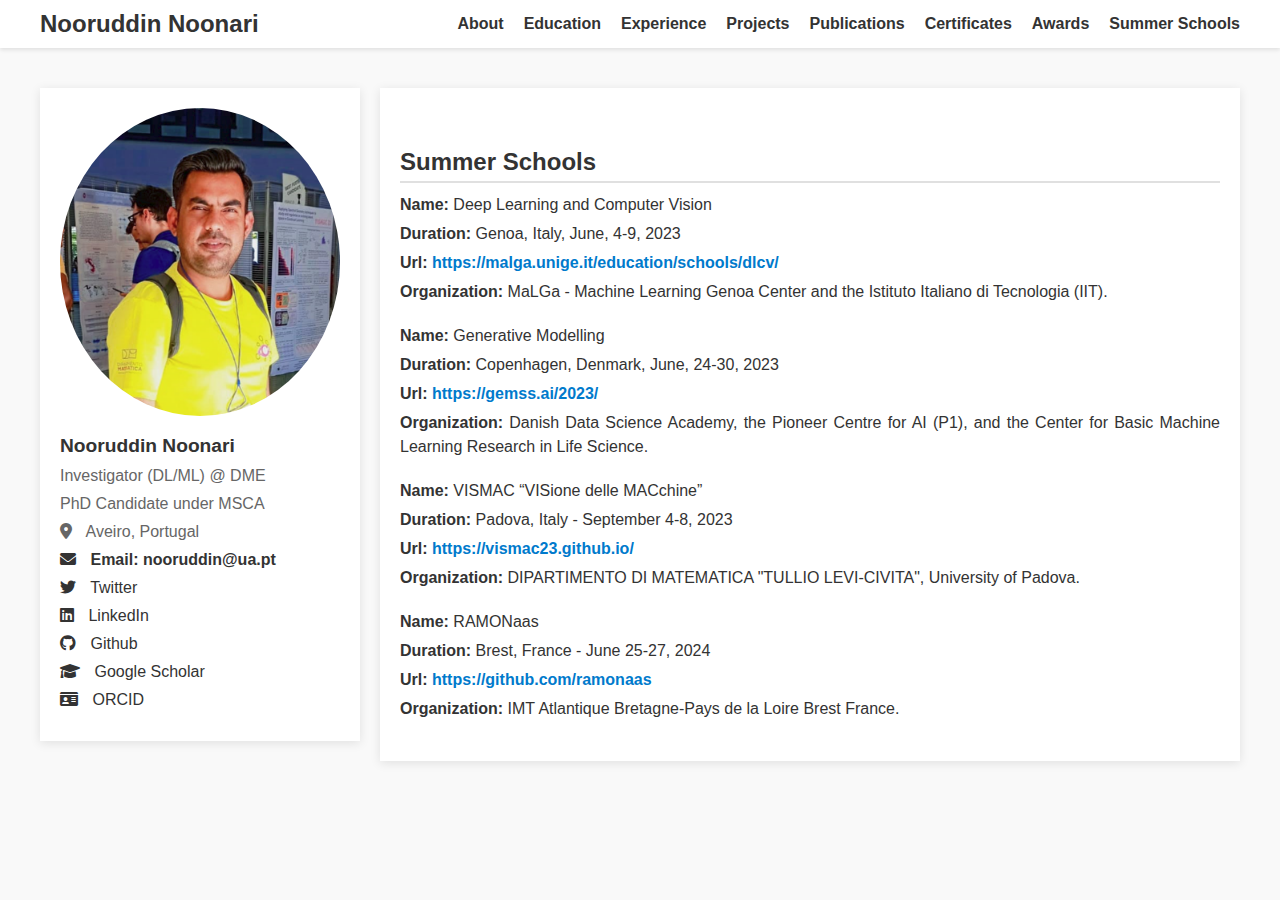
<file: news.html>
<!DOCTYPE html>
<html lang="en">
<head>
    <meta charset="UTF-8">
    <meta name="viewport" content="width=device-width, initial-scale=1.0">
    <title>Noor Uddin - News</title>
    <link rel="stylesheet" href="styles.css">
    <link rel="stylesheet" href="https://cdnjs.cloudflare.com/ajax/libs/font-awesome/6.0.0-beta3/css/all.min.css">
    <!-- Google tag (gtag.js) -->
<script async src="https://www.googletagmanager.com/gtag/js?id=G-7C5QDDL87H"></script>
<script>
  window.dataLayer = window.dataLayer || [];
  function gtag(){dataLayer.push(arguments);}
  gtag('js', new Date());

  gtag('config', 'G-7C5QDDL87H');
</script>
</head>
<body>

    <header>
        <div class="header-container">
            <h1>Nooruddin Noonari</h1>
            <nav>
                <ul>
                    <li><a href="index.html">About</a></li>
                    <li><a href="edu.html">Education</a></li>
                    <li><a href="experience.html">Experience</a></li>
                    <li><a href="projects.html">Projects</a></li>
                    <li><a href="publications.html">Publications</a></li>
                    <li><a href="certificates.html">Certificates</a></li>
                    <li><a href="awards.html">Awards</a></li>
                    <li><a href="news.html">Summer Schools</a></li>
                </ul>
            </nav>
        </div>
    </header>

    <div class="container">
        <aside class="sidebar">
            <img src="imgs/pic.png" alt="Noor Uddin" class="profile-img">
            <h2>Nooruddin Noonari</h2>
            <p class="no-justify">Investigator (DL/ML) @ DME</p>
            <p class="no-justify">PhD Candidate under MSCA</p>
            <p><i class="fas fa-map-marker-alt icon"></i> Aveiro, Portugal</p>
            <a href=""><i class="fas fa-envelope icon"></i> <strong>Email: nooruddin@ua.pt</strong></a>
            <a href="https://x.com/noorcs39"><i class="fab fa-twitter icon" target="_blank"></i> Twitter</a>
            <a href="https://www.linkedin.com/in/noonari/"><i class="fab fa-linkedin icon" target="_blank"></i> LinkedIn</a>
            <a href="https://github.com/noorcs39"><i class="fab fa-github icon" target="_blank"></i> Github</a>
            <a href="https://scholar.google.com/citations?user=h5RrjHwAAAAJ&hl=en"><i class="fas fa-graduation-cap icon" target="_blank"></i> Google Scholar</a>
            <a href="https://orcid.org/0000-0002-3843-0415"><i class="fas fa-id-card icon" target="_blank"></i> ORCID</a>
        </aside>
        <div class="content">
            <section id="news">
          
                <h2><strong>Summer Schools</strong></h2>

                <div class="school-item">
                    <p><strong>Name:</strong> Deep Learning and Computer Vision</p>
                    <p><strong>Duration:</strong> Genoa, Italy, June, 4-9, 2023</p>
                    <p><strong>Url:</strong> <a href="https://malga.unige.it/education/schools/dlcv/" class="highlight-link" target="_blank">https://malga.unige.it/education/schools/dlcv/</a></p>
                    <p><strong>Organization:</strong> MaLGa - Machine Learning Genoa Center and the Istituto Italiano di Tecnologia (IIT).</p>
                </div>

                <div class="school-item">
                    <p><strong>Name:</strong> Generative Modelling</p>
                    <p><strong>Duration:</strong> Copenhagen, Denmark, June, 24-30, 2023</p>
                    <p><strong>Url:</strong> <a href="https://gemss.ai/2023/" class="highlight-link" target="_blank">https://gemss.ai/2023/</a></p>
                    <p><strong>Organization:</strong> Danish Data Science Academy, the Pioneer Centre for AI (P1), and the Center for Basic Machine Learning Research in Life Science.</p>
                </div>

                <div class="school-item">
                    <p><strong>Name:</strong> VISMAC “VISione delle MACchine”</p>
                    <p><strong>Duration:</strong> Padova, Italy - September 4-8, 2023</p>
                    <p><strong>Url:</strong> <a href="https://vismac23.github.io/" class="highlight-link" target="_blank">https://vismac23.github.io/</a></p>
                    <p><strong>Organization:</strong> DIPARTIMENTO DI MATEMATICA "TULLIO LEVI-CIVITA", University of Padova.</p>
                </div>

                <div class="school-item">
                    <p><strong>Name:</strong> RAMONaas</p>
                    <p><strong>Duration:</strong> Brest, France - June 25-27, 2024</p>
                    <p><strong>Url:</strong> <a href="https://github.com/ramonaas" class="highlight-link" target="_blank">https://github.com/ramonaas</a></p>
                    <p><strong>Organization:</strong> IMT Atlantique Bretagne-Pays de la Loire Brest France.</p>
                </div>

                <!-- Add more news items as needed -->
            </section>
        </div>
    </div>

</body>
</html>
</file>
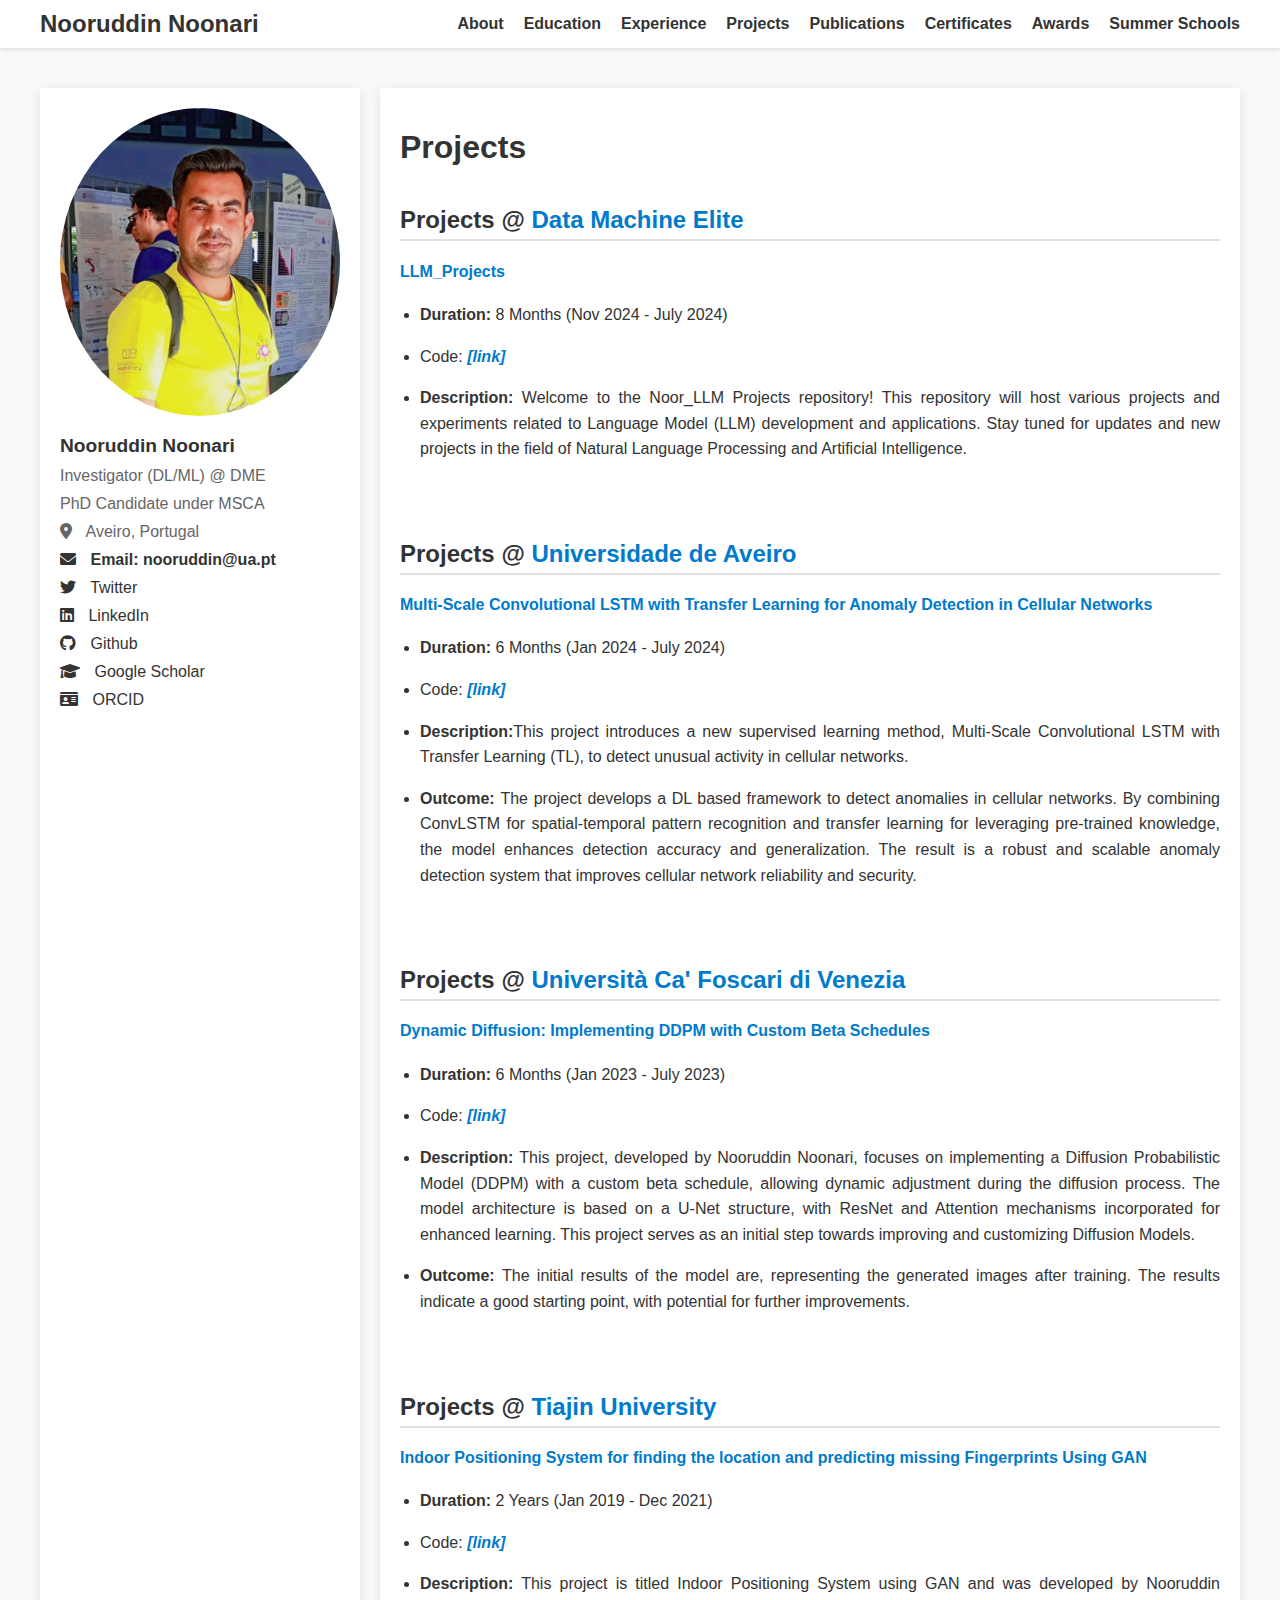
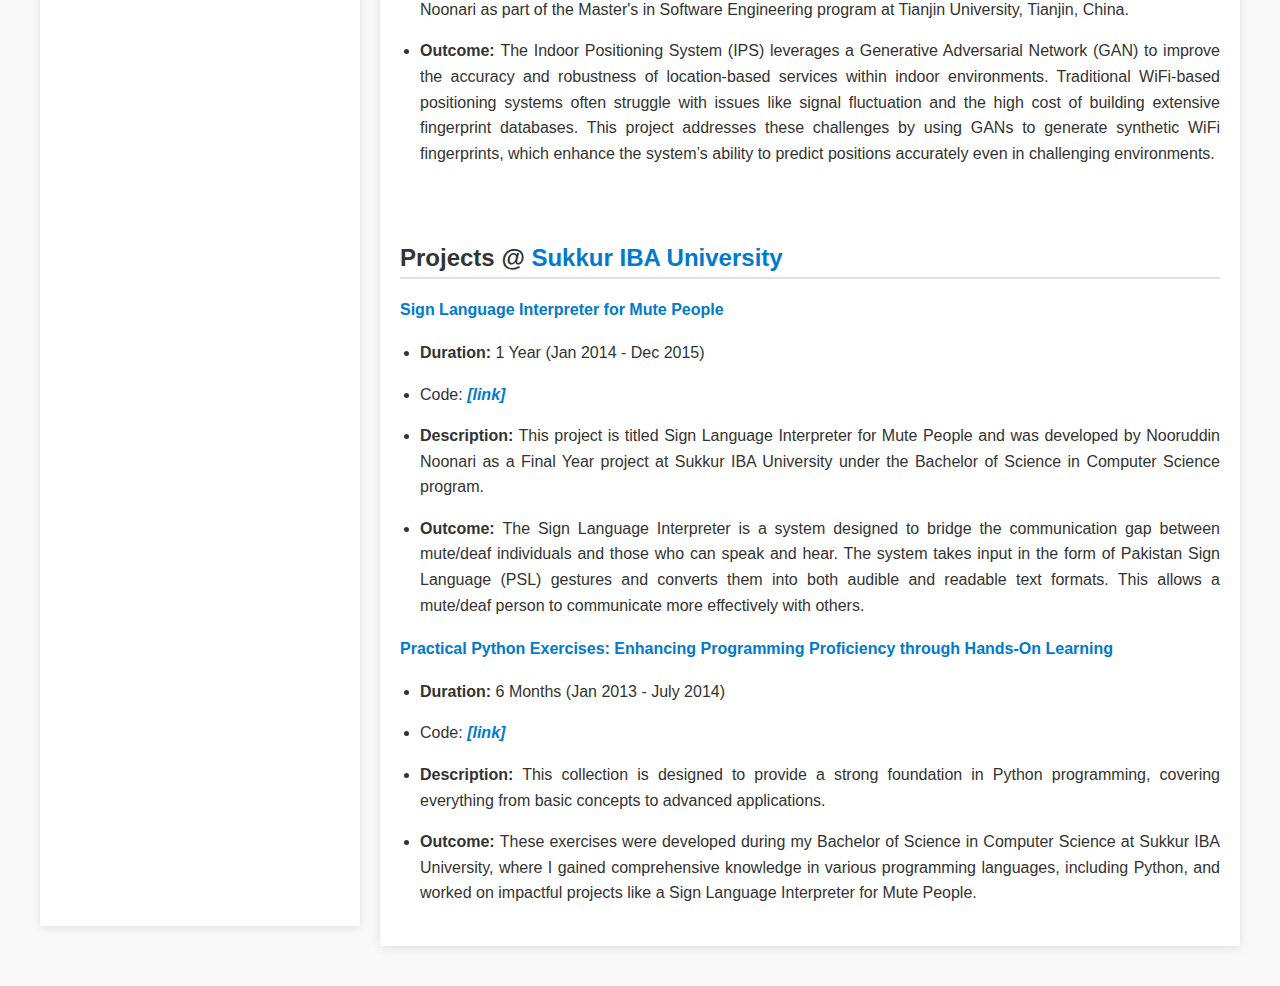
<file: projects.html>
<!DOCTYPE html>
<html lang="en">
<head>
    <meta charset="UTF-8">
    <meta name="viewport" content="width=device-width, initial-scale=1.0">
    <title>Noor Uddin - Projects</title>
    <link rel="stylesheet" href="styles.css">
    <link rel="stylesheet" href="https://cdnjs.cloudflare.com/ajax/libs/font-awesome/6.0.0-beta3/css/all.min.css">
    <!-- Google tag (gtag.js) -->
<script async src="https://www.googletagmanager.com/gtag/js?id=G-7C5QDDL87H"></script>
<script>
  window.dataLayer = window.dataLayer || [];
  function gtag(){dataLayer.push(arguments);}
  gtag('js', new Date());

  gtag('config', 'G-7C5QDDL87H');
</script>
</head>
<body>

    <header>
        <div class="header-container">
            <h1>Nooruddin Noonari</h1>
            <nav>
                <ul>
                    <li><a href="index.html">About</a></li>
                    <li><a href="edu.html">Education</a></li>
                    <li><a href="experience.html">Experience</a></li>
                    <li><a href="projects.html">Projects</a></li>
                    <li><a href="publications.html">Publications</a></li>
                    <li><a href="certificates.html">Certificates</a></li>
                    <li><a href="awards.html">Awards</a></li>
                    <li><a href="news.html">Summer Schools</a></li>
                </ul>
            </nav>
        </div>
    </header>

    <div class="container">
        <aside class="sidebar">
            <img src="imgs/pic.png" alt="Noor Uddin" class="profile-img">
            <h2>Nooruddin Noonari</h2>
            <p class="no-justify">Investigator (DL/ML) @ DME</p>
            <p class="no-justify">PhD Candidate under MSCA</p>
            <p><i class="fas fa-map-marker-alt icon"></i> Aveiro, Portugal</p>
            <a href=""><i class="fas fa-envelope icon"></i> <strong>Email: nooruddin@ua.pt</strong></a>
            <a href="https://x.com/noorcs39"><i class="fab fa-twitter icon" target="_blank"></i> Twitter</a>
            <a href="https://www.linkedin.com/in/noonari/"><i class="fab fa-linkedin icon" target="_blank"></i> LinkedIn</a>
            <a href="https://github.com/noorcs39"><i class="fab fa-github icon" target="_blank"></i> Github</a>
            <a href="https://scholar.google.com/citations?user=h5RrjHwAAAAJ&hl=en"><i class="fas fa-graduation-cap icon" target="_blank"></i> Google Scholar</a>
            <a href="https://orcid.org/0000-0002-3843-0415"><i class="fas fa-id-card icon" target="_blank"></i> ORCID</a>
        </aside>
        <div class="content">
            <section id="projects">
                <h1>Projects</h1>

                
                
                
                <h2>Projects @ <a href="https://datamachineelite.com" class="highlight-link" target="_blank">Data Machine Elite</a></h2>
                <div class="publication">
                    <h4><a href="https://github.com/noorcs39/Noor_LLM_Projects" class="publication-title">LLM_Projects</a></h4>
                    <ul>
                        <li><p class="description"><strong>Duration: </strong>8 Months (Nov 2024 - July 2024)</p></li>
                        <li><p>Code: <a href="https://github.com/noorcs39/Noor_LLM_Projects" class="highlight-link"><em>[link]</em></a></p></li>
                        <li><p class="description"><strong>Description:</strong> Welcome to the Noor_LLM Projects repository! This repository will host various projects and experiments related to Language Model (LLM) development and applications. Stay tuned for updates and new projects in the field of Natural Language Processing and Artificial Intelligence.</p></li>
                        </p></li>
                    </ul>

                
                
                
                
                <br>
                    <h2>Projects @ <a href="https://www.ua.pt/" class="highlight-link" target="_blank">Universidade de Aveiro</a></h2>
                    <div class="publication">
                        <h4><a href="https://github.com/noorcs39/MultiScale_LSTM_Anomaly" class="publication-title">Multi-Scale Convolutional LSTM with Transfer Learning for Anomaly Detection in Cellular Networks</a></h4>
                        <ul>
                            <li><p class="description"><strong>Duration: </strong>6 Months (Jan 2024 - July 2024)</p></li>
                            <li><p>Code: <a href="https://github.com/noorcs39/MultiScale_LSTM_Anomaly" class="highlight-link"><em>[link]</em></a></p></li>
                            <li><p class="description"><strong>Description:</strong>This project introduces a new supervised learning method, Multi-Scale Convolutional LSTM with Transfer Learning (TL), to detect unusual activity in cellular networks.</p></li>
                            <li><p class="description"><Strong>Outcome: </Strong>The project develops a DL based framework to detect anomalies in cellular networks. By combining ConvLSTM for spatial-temporal pattern recognition and transfer learning for leveraging pre-trained knowledge, the model enhances detection accuracy and generalization. The result is a robust and scalable anomaly detection system that improves cellular network reliability and security.
                            </p></li>
                        </ul>
                    
                
                
                
                
                        <br>
                    <h2>Projects @ <a href="https://www.unive.it/pag/13526" class="highlight-link" target="_blank">Università Ca'​ Foscari di Venezia </a></h2>
                <div class="publication">
                        <h4><a href="https://github.com/noorcs39/DynamicDiffusion_DDPM" class="publication-title">Dynamic Diffusion: Implementing DDPM with Custom Beta Schedules</a></h4>
                        <ul>
                            <li><p class="description"><strong>Duration: </strong>6 Months (Jan 2023 - July 2023)</p></li>
                            <li><p>Code: <a href="https://github.com/noorcs39/DynamicDiffusion_DDPM" class="highlight-link"><em>[link]</em></a></p></li>
                            <li><p class="description"><strong>Description:</strong> This project, developed by Nooruddin Noonari, focuses on implementing a Diffusion Probabilistic Model (DDPM) with a custom beta schedule, allowing dynamic adjustment during the diffusion process. The model architecture is based on a U-Net structure, with ResNet and Attention mechanisms incorporated for enhanced learning. This project serves as an initial step towards improving and customizing Diffusion Models.</p></li>
                            <li><p class="description"><Strong>Outcome: </Strong>The initial results of the model are, representing the generated images after training. The results indicate a good starting point, with potential for further improvements.</p></li>
                        </ul>

                
                
                        <br>
                        <h2>Projects @ <a href="https://www.tju.edu.cn/english/index.htm" class="highlight-link" target="_blank">Tiajin University </a></h2>
                    <div class="publication">
                            <h4><a href="https://github.com/noorcs39/WiFi-GAN-IPS" class="publication-title">Indoor Positioning System for finding the location and predicting missing Fingerprints Using GAN</a></h4>
                            <ul>
                                <li><p class="description"><strong>Duration: </strong>2 Years (Jan 2019 - Dec 2021)</p></li>
                                <li><p>Code: <a href="https://github.com/noorcs39/WiFi-GAN-IPS" class="highlight-link"><em>[link]</em></a></p></li>
                                <li><p class="description"><strong>Description:</strong> This project is titled Indoor Positioning System using GAN and was developed by Nooruddin Noonari as part of the Master's in Software Engineering program at Tianjin University, Tianjin, China.</p></li>
                                <li><p class="description"><Strong>Outcome: </Strong>The Indoor Positioning System (IPS) leverages a Generative Adversarial Network (GAN) to improve the accuracy and robustness of location-based services within indoor environments. Traditional WiFi-based positioning systems often struggle with issues like signal fluctuation and the high cost of building extensive fingerprint databases. This project addresses these challenges by using GANs to generate synthetic WiFi fingerprints, which enhance the system’s ability to predict positions accurately even in challenging environments.</p></li>
                    </ul>
                
                
                

                        <br>
                        <h2>Projects @ <a href="https://www.iba-suk.edu.pk/" class="highlight-link" target="_blank">Sukkur IBA University </a></h2>
                          <div class="publication">
                            <h4><a href="https://github.com/noorcs39/SignLanguageInterpreter" class="publication-title">Sign Language Interpreter for Mute People</a></h4>
                            <ul>
                                <li><p class="description"><strong>Duration: </strong>1 Year (Jan 2014 - Dec 2015)</p></li>
                                <li><p>Code: <a href="https://github.com/noorcs39/SignLanguageInterpreter" class="highlight-link"><em>[link]</em></a></p></li>
                                <li><p class="description"><strong>Description:</strong> This project is titled Sign Language Interpreter for Mute People and was developed by Nooruddin Noonari as a Final Year project at Sukkur IBA University under the Bachelor of Science in Computer Science program.</p></li>
                                <li><p class="description"><Strong>Outcome: </Strong>The Sign Language Interpreter is a system designed to bridge the communication gap between mute/deaf individuals and those who can speak and hear. The system takes input in the form of Pakistan Sign Language (PSL) gestures and converts them into both audible and readable text formats. This allows a mute/deaf person to communicate more effectively with others.</p></li>
                             </ul>
                           </div>     
                           <div class="publication">
                            <h4><a href="https://github.com/noorcs39/Hands-On-Python" class="publication-title">Practical Python Exercises: Enhancing Programming Proficiency through Hands-On Learning</a></h4>
                            <ul>
                                <li><p class="description"><strong>Duration: </strong>6 Months (Jan 2013 - July 2014)</p></li>
                                <li><p>Code: <a href="https://github.com/noorcs39/Hands-On-Python" class="highlight-link"><em>[link]</em></a></p></li>
                                <li><p class="description"><strong>Description:</strong> This collection is designed to provide a strong foundation in Python programming, covering everything from basic concepts to advanced applications. </p></li>
                                <li><p class="description"><Strong>Outcome: </Strong>These exercises were developed during my Bachelor of Science in Computer Science at Sukkur IBA University, where I gained comprehensive knowledge in various programming languages, including Python, and worked on impactful projects like a Sign Language Interpreter for Mute People.</p></li>
                             </ul>
                           </div>     





            </section>
        </div>
    </div>

</body>
</html>
</file>
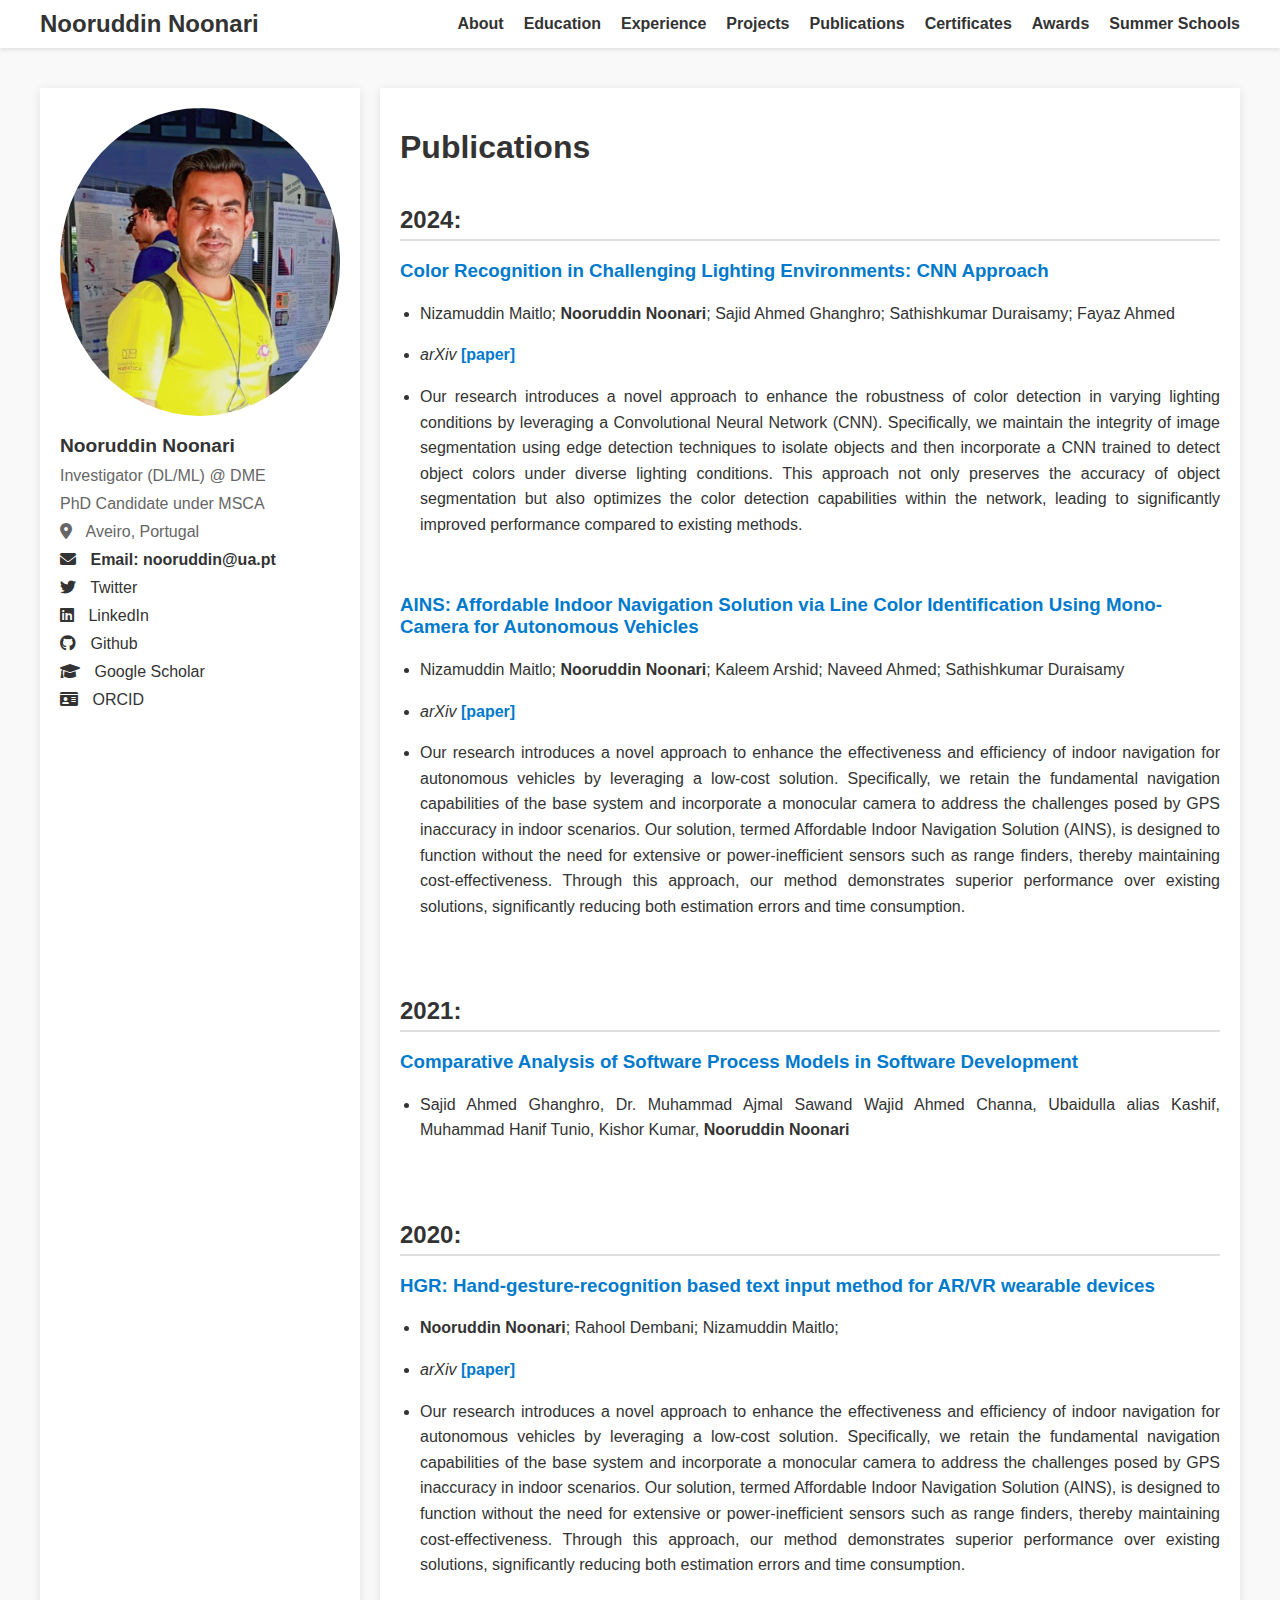
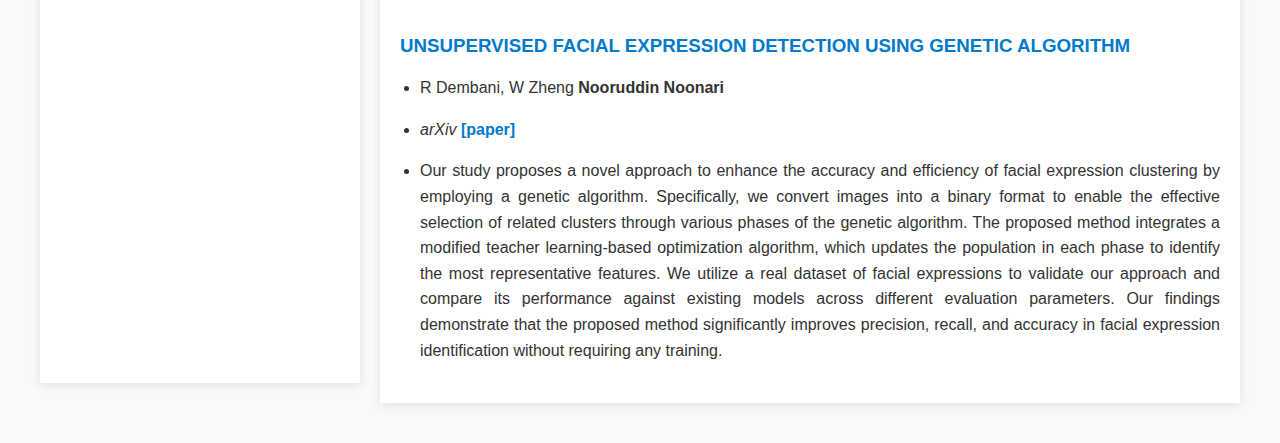
<file: publications.html>
<!DOCTYPE html>
<html lang="en">
<head>
    <meta charset="UTF-8">
    <meta name="viewport" content="width=device-width, initial-scale=1.0">
    <title>Noor Uddin - Publications</title>
    <link rel="stylesheet" href="styles.css">
    <link rel="stylesheet" href="https://cdnjs.cloudflare.com/ajax/libs/font-awesome/6.0.0-beta3/css/all.min.css">
    <!-- Google tag (gtag.js) -->
<script async src="https://www.googletagmanager.com/gtag/js?id=G-7C5QDDL87H"></script>
<script>
  window.dataLayer = window.dataLayer || [];
  function gtag(){dataLayer.push(arguments);}
  gtag('js', new Date());

  gtag('config', 'G-7C5QDDL87H');
</script>
</head>
<body>

    <header>
        <div class="header-container">
            <h1>Nooruddin Noonari</h1>
            <nav>
                <ul>
                    <li><a href="index.html">About</a></li>
                    <li><a href="edu.html">Education</a></li>
                    <li><a href="experience.html">Experience</a></li>
                    <li><a href="projects.html">Projects</a></li>
                    <li><a href="publications.html">Publications</a></li>
                    <li><a href="certificates.html">Certificates</a></li>
                    <li><a href="awards.html">Awards</a></li>
                    <li><a href="news.html">Summer Schools</a></li>
                </ul>
            </nav>
        </div>
    </header>

    <div class="container">
        <aside class="sidebar">
            <img src="imgs/pic.png" alt="Noor Uddin" class="profile-img">
            <h2>Nooruddin Noonari</h2>
            <p class="no-justify">Investigator (DL/ML) @ DME</p>
            <p class="no-justify">PhD Candidate under MSCA</p>
            <p><i class="fas fa-map-marker-alt icon"></i> Aveiro, Portugal</p>
            <a href=""><i class="fas fa-envelope icon"></i> <strong>Email: nooruddin@ua.pt</strong></a>
            <a href="https://x.com/noorcs39"><i class="fab fa-twitter icon" target="_blank"></i> Twitter</a>
            <a href="https://www.linkedin.com/in/noonari/"><i class="fab fa-linkedin icon" target="_blank"></i> LinkedIn</a>
            <a href="https://github.com/noorcs39"><i class="fab fa-github icon" target="_blank"></i> Github</a>
            <a href="https://scholar.google.com/citations?user=h5RrjHwAAAAJ&hl=en"><i class="fas fa-graduation-cap icon" target="_blank"></i> Google Scholar</a>
            <a href="https://orcid.org/0000-0002-3843-0415"><i class="fas fa-id-card icon" target="_blank"></i> ORCID</a>
        </aside>
        <div class="content">
            <section id="publications">
                <h1>Publications</h1>
                
                <h2>2024:</h2>
                <div class="publication">
                    <h3><a href="https://ieeexplore.ieee.org/abstract/document/10543537/" class="publication-title">Color Recognition in Challenging Lighting Environments: CNN Approach</a></h3>
                    <ul>
                        <li><p class="authors">Nizamuddin Maitlo; <strong>Nooruddin Noonari</strong>; Sajid Ahmed Ghanghro; Sathishkumar Duraisamy; Fayaz Ahmed</p></li>
                        <li><p><em>arXiv</em> <a href="https://arxiv.org/abs/2402.04762" class="highlight-link">[paper]</a></p></li>
                        <li><p class="description">Our research introduces a novel approach to enhance the robustness of color detection in varying lighting conditions by leveraging a Convolutional Neural Network (CNN). Specifically, we maintain the integrity of image segmentation using edge detection techniques to isolate objects and then incorporate a CNN trained to detect object colors under diverse lighting conditions. This approach not only preserves the accuracy of object segmentation but also optimizes the color detection capabilities within the network, leading to significantly improved performance compared to existing methods.</p></li>
                    </ul>
                </br>
                    <h3><a href="https://ieeexplore.ieee.org/abstract/document/10544260" class="publication-title">AINS: Affordable Indoor Navigation Solution via Line Color Identification Using Mono-Camera for Autonomous Vehicles</a></h3>
                    <ul>
                        <li><p class="authors">Nizamuddin Maitlo; <strong>Nooruddin Noonari</strong>; Kaleem Arshid; Naveed Ahmed; Sathishkumar Duraisamy</p></li>
                        <li><p><em>arXiv</em> <a href="https://arxiv.org/abs/2402.04750" class="highlight-link">[paper]</a></p></li>
                        <li><p class="description">Our research introduces a novel approach to enhance the effectiveness and efficiency of indoor navigation for autonomous vehicles by leveraging a low-cost solution. Specifically, we retain the fundamental navigation capabilities of the base system and incorporate a monocular camera to address the challenges posed by GPS inaccuracy in indoor scenarios. Our solution, termed Affordable Indoor Navigation Solution (AINS), is designed to function without the need for extensive or power-inefficient sensors such as range finders, thereby maintaining cost-effectiveness. Through this approach, our method demonstrates superior performance over existing solutions, significantly reducing both estimation errors and time consumption.</p></li>
                    </ul>
                </div>
            </br>
                <h2>2021:</h2>
                <div class="publication">
                    <h3><a href="" class="publication-title">Comparative Analysis of Software Process Models in Software Development</a></h3>
                    <ul>
                        <li><p class="authors"> Sajid Ahmed Ghanghro, Dr. Muhammad Ajmal Sawand Wajid Ahmed Channa, Ubaidulla alias Kashif, Muhammad Hanif Tunio, Kishor Kumar, <strong>Nooruddin Noonari</strong></p></li>
                    </ul>
                </br>
                    <h2>2020:</h2>
                    <div class="publication">
                        <h3><a href="https://ieeexplore.ieee.org/abstract/document/9283348" class="publication-title">HGR: Hand-gesture-recognition based text input method for AR/VR wearable devices</a></h3>
                        <ul>
                            <li><p class="authors"><strong>Nooruddin Noonari</strong>; Rahool Dembani; Nizamuddin Maitlo; </p></li>
                            <li><p><em>arXiv</em> <a href="https://dl.acm.org/doi/abs/10.1109/SMC42975.2020.9283348" class="highlight-link">[paper]</a></p></li>
                            <li><p class="description">Our research introduces a novel approach to enhance the effectiveness and efficiency of indoor navigation for autonomous vehicles by leveraging a low-cost solution. Specifically, we retain the fundamental navigation capabilities of the base system and incorporate a monocular camera to address the challenges posed by GPS inaccuracy in indoor scenarios. Our solution, termed Affordable Indoor Navigation Solution (AINS), is designed to function without the need for extensive or power-inefficient sensors such as range finders, thereby maintaining cost-effectiveness. Through this approach, our method demonstrates superior performance over existing solutions, significantly reducing both estimation errors and time consumption.</p></li>
                        </ul>
                    </br>
                        <h3><a href="http://nnw.cz/doi/2020/NNW.2020.30.005.pdf" class="publication-title">UNSUPERVISED FACIAL EXPRESSION DETECTION USING GENETIC ALGORITHM</a></h3>
                        <ul>
                            <li><p class="authors">R Dembani, W Zheng <strong>Nooruddin Noonari</strong></p></li>
                            <li><p><em>arXiv</em> <a href="http://nnw.cz/doi/2020/NNW.2020.30.005.pdf" class="highlight-link">[paper]</a></p></li>
                            <li><p class="description">Our study proposes a novel approach to enhance the accuracy and efficiency of facial expression clustering by employing a genetic algorithm. Specifically, we convert images into a binary format to enable the effective selection of related clusters through various phases of the genetic algorithm. The proposed method integrates a modified teacher learning-based optimization algorithm, which updates the population in each phase to identify the most representative features. We utilize a real dataset of facial expressions to validate our approach and compare its performance against existing models across different evaluation parameters. Our findings demonstrate that the proposed method significantly improves precision, recall, and accuracy in facial expression identification without requiring any training.</p></li>
                        </ul>
                    </div>        
                <!-- Add more publications below, grouped by year as needed -->
            </section>
        </div>
    </div>

</body>
</html>
</file>
<file: styles.css>
body {
    font-family: "Segoe UI", Tahoma, Geneva, Verdana, sans-serif;
    color: #333;
    background-color: #f9f9f9;
    margin: 0;
    padding: 0;
}

/* Top Navigation Menu */
.header-container {
    max-width: 1200px; /* Same max-width as the content container */
    margin: 0 auto; /* Center align the header container */
    padding: 10px 20px;
    display: flex;
    justify-content: space-between;
    align-items: center;
}

header {
    background-color: #fff;
    box-shadow: 0 2px 4px rgba(0, 0, 0, 0.1);
    padding: 0; /* Remove padding from the header */
}

header h1 {
    margin: 0;
    font-size: 1.5em;
}

nav ul {
    list-style-type: none;
    margin: 0;
    padding: 0;
    display: flex;
    gap: 20px;
}

nav ul li {
    display: inline;
}

nav ul li a {
    text-decoration: none;
    color: #333;
    font-weight: bold;
}

nav ul li a:hover {
    color: #007acc;
}

/* Main Layout */
.container {
    display: flex;
    max-width: 1200px;
    margin: 20px auto;
    padding: 20px;
    flex-wrap: wrap;
}

.sidebar {
    width: 280px;
    background-color: #fff;
    padding: 20px;
    box-shadow: 0 2px 10px rgba(0, 0, 0, 0.1);
    margin-right: 20px;
    margin-bottom: 20px; /* Ensure some space between sections on smaller screens */
}

.profile-img {
    width: 100%;
    border-radius: 50%;
    margin-bottom: 15px;
}

.sidebar h2 {
    margin: 0;
    font-size: 1.2em;
    font-weight: 600;
    color: #333;
}

.sidebar p {
    color: #666;
    margin: 10px 0;
}

.sidebar a {
    text-decoration: none;
    color: #333;
    display: block;
    margin: 10px 0;
}

.sidebar a:hover {
    color: #007acc;
}

.sidebar .icon {
    margin-right: 10px;
}

.content {
    flex: 1;
    background-color: #fff;
    padding: 20px;
    box-shadow: 0 2px 10px rgba(0, 0, 0, 0.1);
}

.content h1 {
    font-size: 2em;
    font-weight: 700;
    margin-bottom: 10px;
    text-align: left; /* Keep headers left-aligned */
}

.content h2 {
    font-size: 1.5em;
    font-weight: 600;
    color: #333;
    margin-bottom: 10px;
    border-bottom: 2px solid #e0e0e0;
    padding-bottom: 5px;
    text-align: left; /* Keep headers left-aligned */
}

.content p {
    font-size: 1em;
    line-height: 1.6;
    color: #333;
    text-align: justify; /* Justify most content by default */
}

.content p.highlight {
    color: red;
    font-weight: bold;
    text-align: justify; /* Ensure highlighted text is justified */
}

/* Exclude these specific paragraphs from justification */
.sidebar .no-justify {
    text-align: left; /* Explicitly left-align these elements */
}

.content a {
    color: #007acc;
    text-decoration: none;
}

.content a:hover {
    text-decoration: underline;
}

.content ul {
    padding-left: 20px;
    list-style-type: disc;
    text-align: justify; /* Ensure list items are justified */
}

.content ul li {
    margin-bottom: 20px;
}

.content ul li strong {
    font-weight: bold;
    color: #333;
}

/* Custom Link Styling */
a.highlight-link {
    color: #007acc !important; /* Force the blue color */
    font-weight: 600; /* Medium weight (less bold than normal bold) */
}

.highlight-link:visited {
    color: #007acc; /* Ensure visited links stay the same color */
    font-weight: bold;
}

.highlight-link:hover {
    color: #007acc; /* Keep the same blue on hover */
    font-weight: bold;
}

/* Publication and Experience Styling */
.publication ul {
    list-style-type: disc;
    padding-left: 20px;
    margin-bottom: 20px;
}

.publication ul li {
    margin-bottom: 10px;
}

.experience-item {
    margin-bottom: 30px;
}

.experience-item h3 {
    font-size: 1.2em;
    margin: 0;
    padding-bottom: 5px;
}

.experience-details {
    font-size: 0.95em;
    font-style: italic;
    color: #555;
}

.experience-item ul {
    list-style-type: disc;
    padding-left: 20px;
    margin-top: 10px;
}

.experience-item ul li {
    margin-bottom: 5px;
}

/* News Section Styling */
.news-item {
    margin-bottom: 20px;
}

.news-item p {
    font-size: 1em;
    line-height: 1.5;
    margin: 0;
}

.news-item p strong {
    font-weight: bold;
}

h2 {
    font-size: 1.5em;
    color: #333;
    margin-top: 40px;
}

.highlight-link {
    color: #007acc;
    text-decoration: underline;
}

/* School Items Styling */
.school-item {
    margin-bottom: 20px;
}

.school-item p {
    margin: 5px 0;
    font-size: 1em;
    line-height: 1.5;
}

.school-item p strong {
    font-weight: bold;
}

.highlight-link {
    color: #007acc;
    text-decoration: underline;
}

/* Certificates Section Styling */
.certificate-item {
    margin-bottom: 30px;
}

.certificate-item h3 {
    font-size: 1.2em;
    margin: 0;
    padding-bottom: 5px;
    font-weight: bold;
}

.certificate-item ul {
    list-style-type: disc;
    padding-left: 20px;
    margin-top: 5px;
    margin-bottom: 10px;
}

.certificate-item ul li {
    margin-bottom: 5px;
}

.certificate-item p {
    font-size: 1em;
    line-height: 1.5;
    margin: 0;
}

/* Responsive Styles */
@media screen and (max-width: 768px) {
    .container {
        flex-direction: column;
        padding: 10px;
    }

    .sidebar,
    .content {
        width: 100%;
        margin-right: 0;
    }

    .sidebar {
        margin-bottom: 20px;
    }

    .profile-img {
        width: 150px;
        margin: 0 auto;
    }

    nav ul {
        flex-direction: column;
        align-items: center;
    }

    nav ul li {
        margin-bottom: 10px;
    }
}

@media screen and (max-width: 480px) {
    header h1 {
        font-size: 1.5em;
    }

    .content h1,
    .content h2 {
        font-size: 1.2em;
    }

    .highlight {
        font-size: 1em;
    }

    .profile-img {
        width: 120px;
    }
}
</file>
